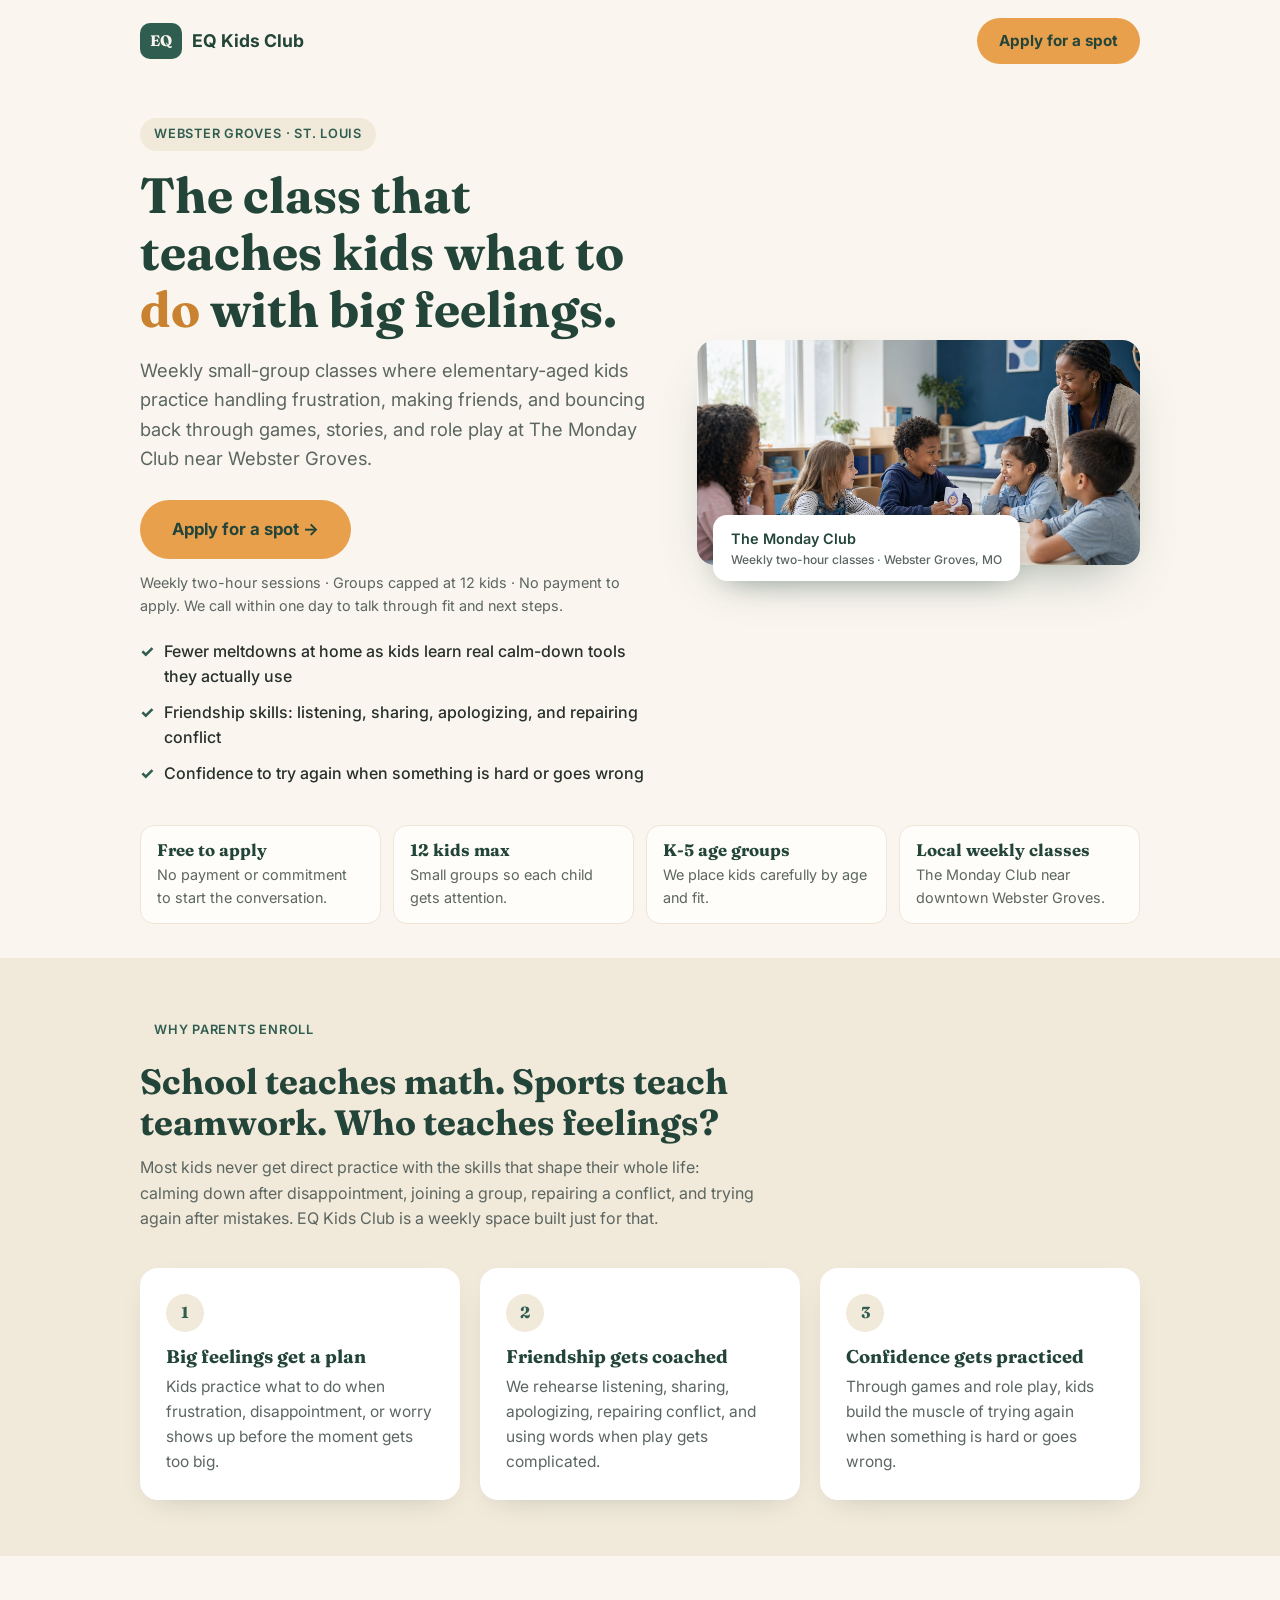
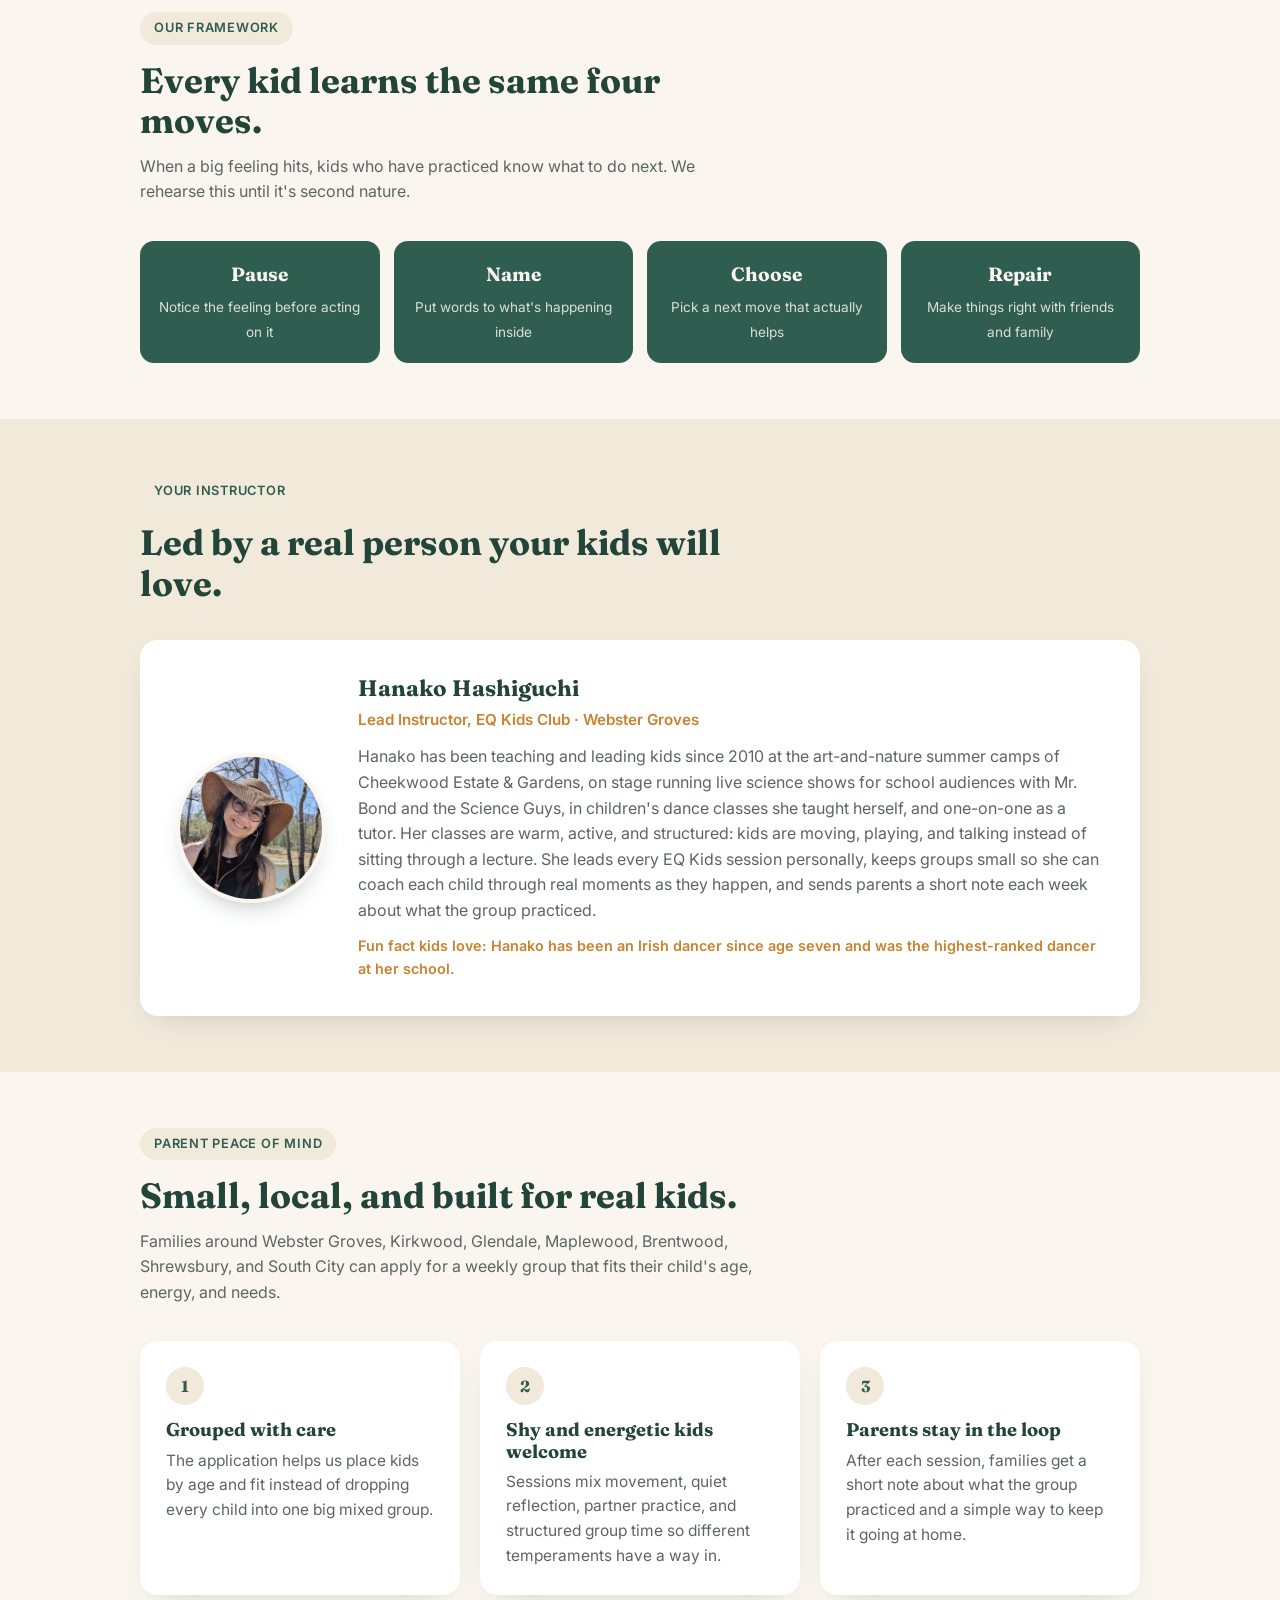
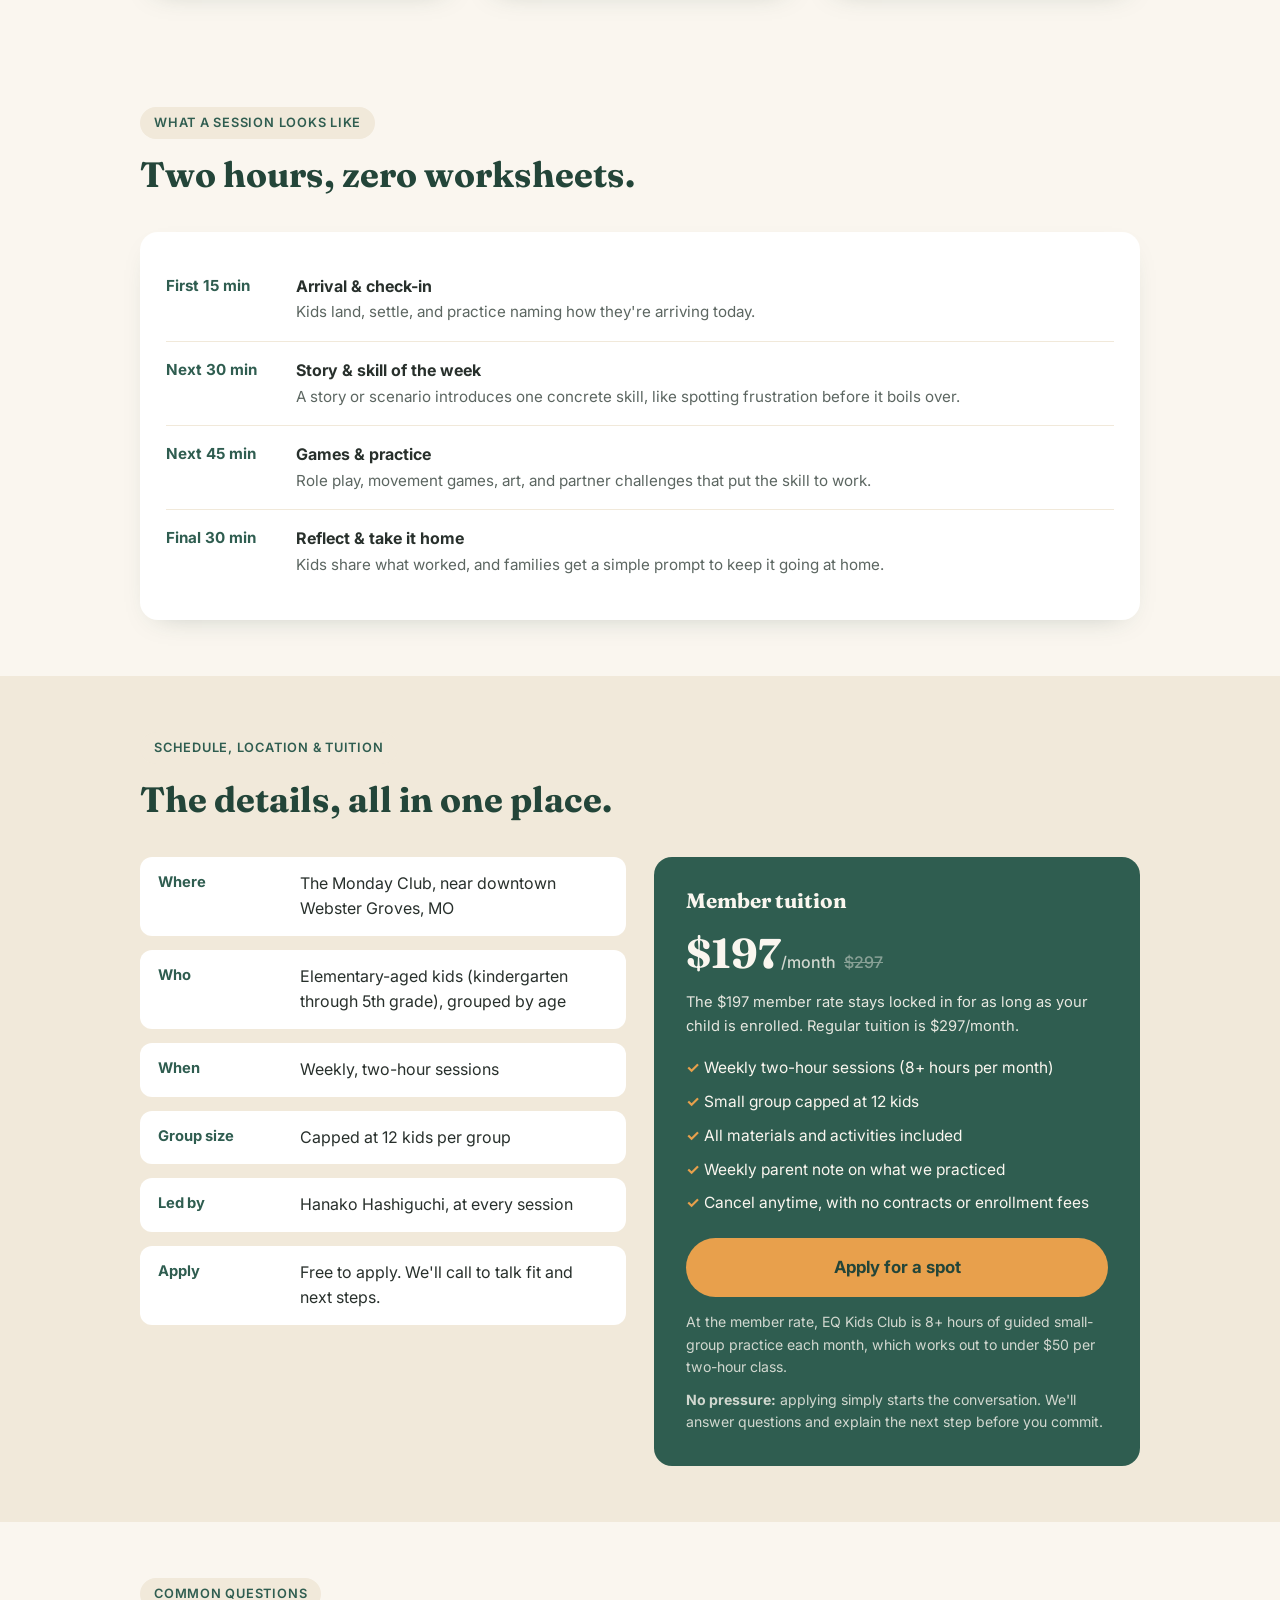
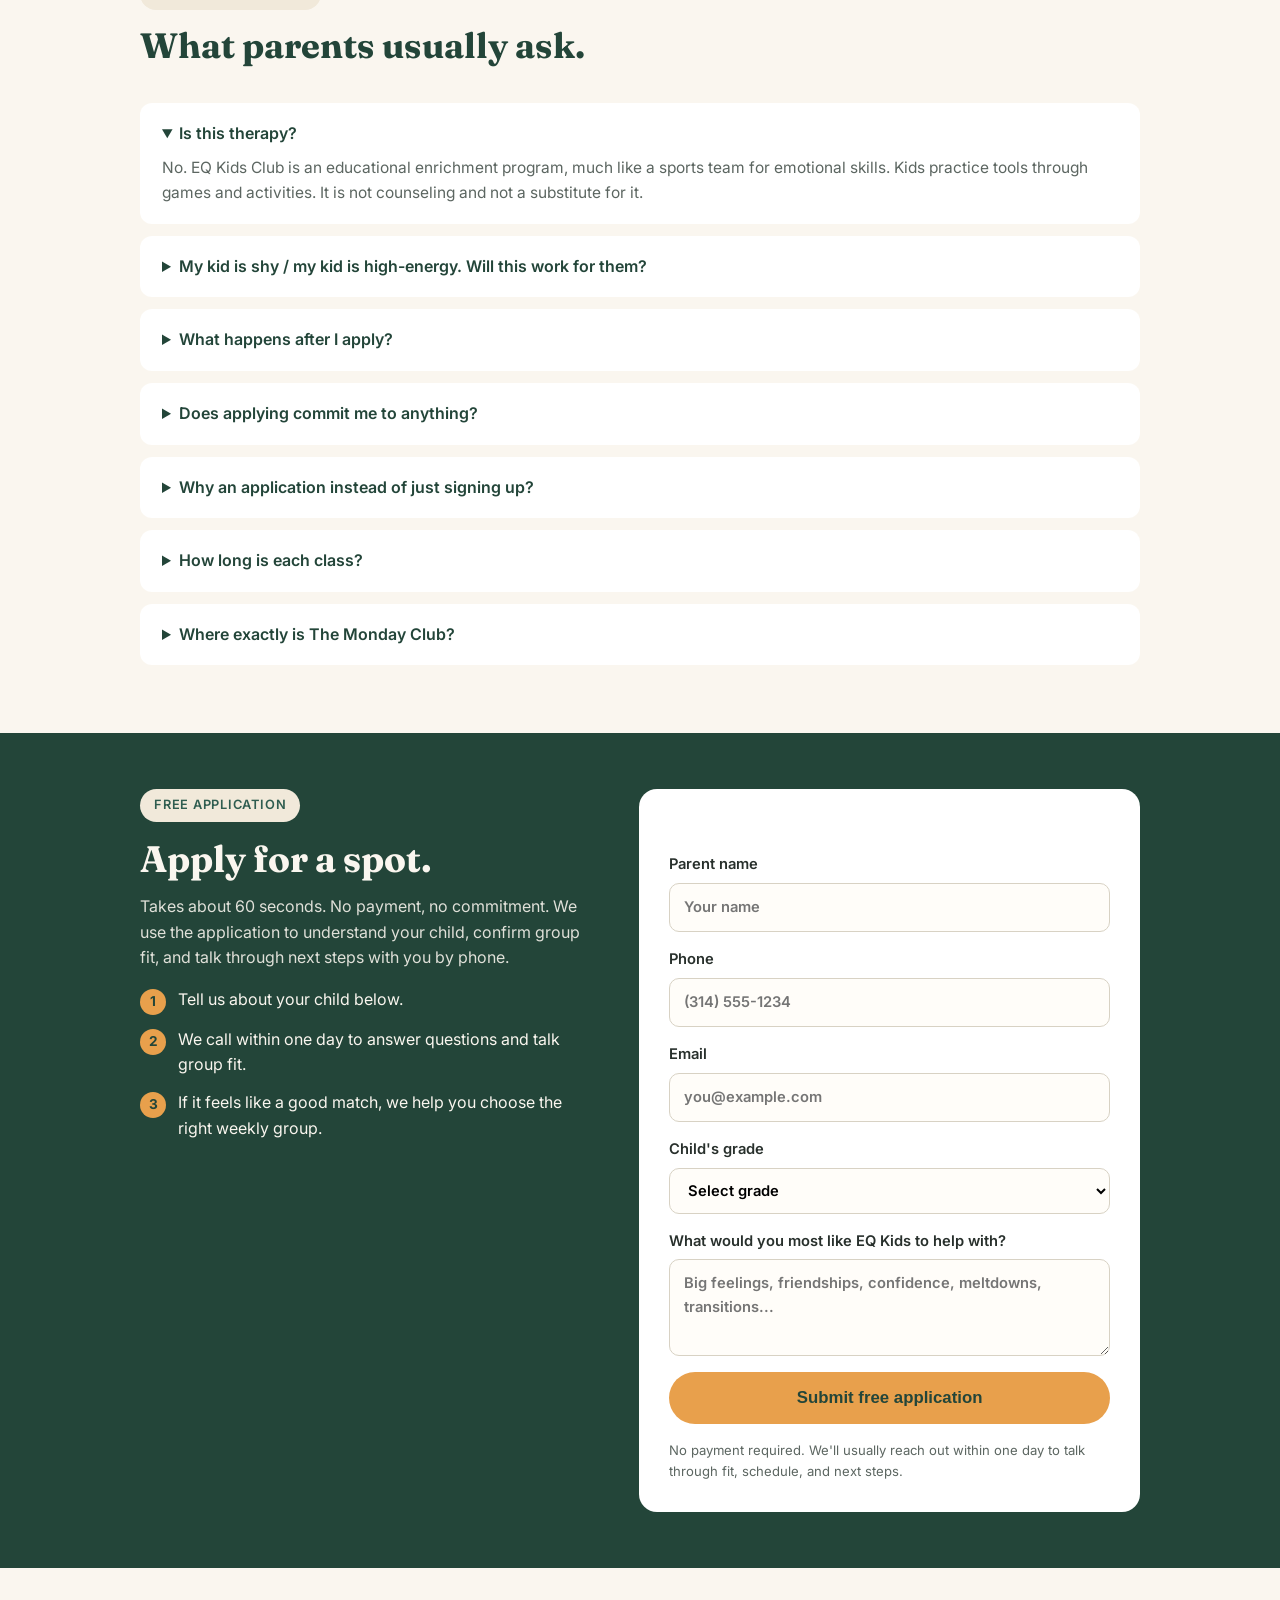
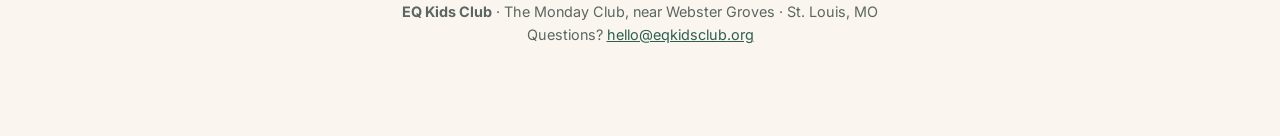
<file: index.html>
<!doctype html>
<html lang="en">
  <head>
    <meta charset="UTF-8" />
    <meta name="viewport" content="width=device-width, initial-scale=1.0" />
    <title>EQ Kids Club | Emotional Intelligence Classes for Kids in Webster Groves, St. Louis</title>
    <meta
      name="description"
      content="Weekly emotional intelligence classes for elementary-aged kids at The Monday Club near Webster Groves. Free to apply, groups capped at 12, led by Hanako Hashiguchi."
    />
    <link rel="canonical" href="https://eqkidsclub.org/" />
    <meta property="og:title" content="EQ Kids Club | Emotional Intelligence Classes for Kids" />
    <meta
      property="og:description"
      content="Weekly emotional intelligence classes for elementary-aged kids near Webster Groves. Free to apply, groups capped at 12."
    />
    <meta property="og:type" content="website" />
    <meta property="og:url" content="https://eqkidsclub.org/" />
    <meta property="og:image" content="https://eqkidsclub.org/assets/eq-kids-hero.png" />
    <meta name="twitter:card" content="summary_large_image" />
    <meta name="theme-color" content="#2f5d50" />
    <link rel="icon" href="/favicon.svg" type="image/svg+xml" />
    <link rel="preconnect" href="https://fonts.googleapis.com" />
    <link rel="preconnect" href="https://fonts.gstatic.com" crossorigin />
    <link
      href="https://fonts.googleapis.com/css2?family=Fraunces:opsz,wght@9..144,600;9..144,700&family=Inter:wght@400;500;600;700&display=swap"
      rel="stylesheet"
    />
    <!-- Meta Pixel Code -->
    <script>
      !function(f,b,e,v,n,t,s)
      {if(f.fbq)return;n=f.fbq=function(){n.callMethod?
      n.callMethod.apply(n,arguments):n.queue.push(arguments)};
      if(!f._fbq)f._fbq=n;n.push=n;n.loaded=!0;n.version='2.0';
      n.queue=[];t=b.createElement(e);t.async=!0;
      t.src=v;s=b.getElementsByTagName(e)[0];
      s.parentNode.insertBefore(t,s)}(window, document,'script',
      'https://connect.facebook.net/en_US/fbevents.js');
      fbq('init', '950769721274678');
      fbq('track', 'PageView');
    </script>
    <!-- End Meta Pixel Code -->
    <style>
      :root {
        --green: #2f5d50;
        --green-dark: #234539;
        --cream: #faf6ef;
        --cream-deep: #f1e9da;
        --ink: #28302c;
        --soft: #5c6661;
        --accent: #e8a04c;
        --accent-dark: #c9822f;
        --card: #ffffff;
        --radius: 18px;
      }
      * { margin: 0; padding: 0; box-sizing: border-box; }
      html { scroll-behavior: smooth; }
      body {
        font-family: "Inter", system-ui, sans-serif;
        background: var(--cream);
        color: var(--ink);
        line-height: 1.6;
        -webkit-font-smoothing: antialiased;
      }
      h1, h2, h3 { font-family: "Fraunces", Georgia, serif; line-height: 1.15; color: var(--green-dark); }
      img { max-width: 100%; display: block; }
      .wrap { max-width: 1040px; margin: 0 auto; padding: 0 20px; }
      .btn {
        display: inline-block;
        background: var(--accent);
        color: var(--green-dark);
        font-weight: 700;
        font-size: 1.05rem;
        padding: 16px 32px;
        border-radius: 999px;
        text-decoration: none;
        border: none;
        cursor: pointer;
        transition: transform 0.15s ease, background 0.15s ease;
        text-align: center;
      }
      .btn:hover { background: var(--accent-dark); transform: translateY(-1px); }
      .btn.full { width: 100%; }
      .pill {
        display: inline-block;
        background: var(--cream-deep);
        color: var(--green);
        font-size: 0.8rem;
        font-weight: 600;
        letter-spacing: 0.06em;
        text-transform: uppercase;
        padding: 6px 14px;
        border-radius: 999px;
        margin-bottom: 16px;
      }

      header.site {
        display: flex;
        align-items: center;
        justify-content: space-between;
        padding: 18px 0;
      }
      .brand { display: flex; align-items: center; gap: 10px; text-decoration: none; color: var(--green-dark); font-weight: 700; font-size: 1.1rem; }
      .brand-mark {
        background: var(--green);
        color: var(--cream);
        font-family: "Fraunces", serif;
        font-weight: 700;
        border-radius: 10px;
        padding: 6px 10px;
        font-size: 0.95rem;
      }
      .header-cta { font-size: 0.95rem; padding: 11px 22px; }

      /* Hero */
      .hero { padding: 36px 0 56px; display: grid; grid-template-columns: 1.15fr 1fr; gap: 48px; align-items: center; }
      .hero h1 { font-size: clamp(2rem, 4.6vw, 3.1rem); margin-bottom: 18px; }
      .hero h1 em { font-style: normal; color: var(--accent-dark); }
      .hero .lede { font-size: 1.15rem; color: var(--soft); margin-bottom: 26px; max-width: 34em; }
      .hero-points { list-style: none; margin: 22px 0 0; display: grid; gap: 10px; }
      .hero-points li { display: flex; gap: 10px; align-items: flex-start; font-weight: 500; }
      .hero-points li::before { content: "✓"; color: var(--green); font-weight: 800; flex-shrink: 0; }
      .hero-note { font-size: 0.9rem; color: var(--soft); margin-top: 12px; }
      .hero-visual { position: relative; }
      .hero-visual img { border-radius: var(--radius); box-shadow: 0 24px 50px -24px rgba(35, 69, 57, 0.45); }
      .hero-tag {
        position: absolute; bottom: -16px; left: 16px;
        background: var(--card); border-radius: 14px;
        padding: 12px 18px; box-shadow: 0 12px 30px -14px rgba(35, 69, 57, 0.4);
        font-size: 0.9rem; font-weight: 600; color: var(--green-dark);
      }
      .hero-tag small { display: block; color: var(--soft); font-weight: 500; }
      .trust-strip {
        display: grid;
        grid-template-columns: repeat(4, 1fr);
        gap: 12px;
        margin: -18px 0 34px;
      }
      .trust-item {
        background: #fffdf9;
        border: 1px solid #eee5d6;
        border-radius: 14px;
        padding: 14px 16px;
        color: var(--soft);
        font-size: 0.9rem;
      }
      .trust-item strong {
        display: block;
        color: var(--green-dark);
        font-family: "Fraunces", Georgia, serif;
        font-size: 1.05rem;
        line-height: 1.2;
        margin-bottom: 3px;
      }

      /* Sections */
      section { padding: 56px 0; }
      section.alt { background: var(--cream-deep); }
      .section-head { max-width: 620px; margin-bottom: 36px; }
      .section-head h2 { font-size: clamp(1.6rem, 3.4vw, 2.2rem); margin-bottom: 12px; }
      .section-head p { color: var(--soft); }

      .cards3 { display: grid; grid-template-columns: repeat(3, 1fr); gap: 20px; }
      .card {
        background: var(--card); border-radius: var(--radius);
        padding: 26px; box-shadow: 0 10px 28px -18px rgba(35, 69, 57, 0.35);
      }
      .card h3 { font-size: 1.15rem; margin-bottom: 8px; }
      .card p { color: var(--soft); font-size: 0.97rem; }
      .card .num {
        display: inline-flex; align-items: center; justify-content: center;
        width: 38px; height: 38px; border-radius: 50%;
        background: var(--cream-deep); color: var(--green);
        font-weight: 700; margin-bottom: 14px; font-family: "Fraunces", serif;
      }

      /* Framework */
      .framework { display: grid; grid-template-columns: repeat(4, 1fr); gap: 14px; margin-top: 8px; }
      .framework .step {
        background: var(--green); color: var(--cream);
        border-radius: 14px; padding: 18px; text-align: center;
      }
      .framework .step strong { display: block; font-family: "Fraunces", serif; font-size: 1.2rem; margin-bottom: 4px; }
      .framework .step span { font-size: 0.85rem; opacity: 0.85; }

      /* Instructor */
      .instructor { display: grid; grid-template-columns: auto 1fr; gap: 32px; align-items: center; background: var(--card); border-radius: var(--radius); padding: 36px; box-shadow: 0 10px 28px -18px rgba(35, 69, 57, 0.35); }
      .avatar {
        width: 150px; height: 150px; border-radius: 50%;
        overflow: hidden; flex-shrink: 0;
        border: 4px solid var(--cream);
        box-shadow: 0 12px 26px -14px rgba(35, 69, 57, 0.45);
      }
      .avatar img { width: 100%; height: 100%; object-fit: cover; object-position: 50% 22%; transform: scale(1.25); transform-origin: 50% 28%; }
      .instructor h3 { font-size: 1.4rem; margin-bottom: 6px; }
      .instructor .role { color: var(--accent-dark); font-weight: 600; font-size: 0.95rem; margin-bottom: 12px; }
      .instructor p { color: var(--soft); }

      /* Session timeline */
      .timeline { display: grid; gap: 0; }
      .timeline .row {
        display: grid; grid-template-columns: 110px 1fr; gap: 20px;
        padding: 16px 0; border-bottom: 1px solid var(--cream-deep);
      }
      .timeline .row:last-child { border-bottom: none; }
      .timeline .time { font-weight: 700; color: var(--green); font-size: 0.95rem; }
      .timeline .what strong { display: block; color: var(--ink); }
      .timeline .what span { color: var(--soft); font-size: 0.95rem; }

      /* Logistics + price */
      .logistics { display: grid; grid-template-columns: 1fr 1fr; gap: 28px; align-items: start; }
      .fact-list { list-style: none; display: grid; gap: 14px; }
      .fact-list li { display: grid; grid-template-columns: 130px 1fr; gap: 12px; background: var(--card); border-radius: 12px; padding: 14px 18px; }
      .fact-list .k { font-weight: 700; color: var(--green); font-size: 0.92rem; }
      .price-card { background: var(--green); color: var(--cream); border-radius: var(--radius); padding: 32px; }
      .price-card h3 { color: var(--cream); font-size: 1.3rem; margin-bottom: 8px; }
      .price-big { font-family: "Fraunces", serif; font-size: 2.6rem; font-weight: 700; }
      .price-big span { font-size: 1rem; font-family: "Inter", sans-serif; font-weight: 500; opacity: 0.8; }
      .price-card ul { list-style: none; margin: 18px 0 22px; display: grid; gap: 9px; font-size: 0.97rem; }
      .price-card li::before { content: "✓  "; color: var(--accent); font-weight: 700; }
      .price-compare { font-size: 0.88rem; opacity: 0.8; margin-top: 14px; }

      /* FAQ */
      .faq details { background: var(--card); border-radius: 12px; padding: 18px 22px; margin-bottom: 12px; }
      .faq summary { font-weight: 600; cursor: pointer; color: var(--green-dark); }
      .faq details p { margin-top: 10px; color: var(--soft); font-size: 0.97rem; }

      /* Application */
      .apply-section { background: var(--green-dark); color: var(--cream); }
      .apply-section { scroll-margin-top: 16px; }
      .apply-grid { display: grid; grid-template-columns: 1fr 1.1fr; gap: 44px; align-items: start; }
      .apply-copy h2 { color: var(--cream); font-size: clamp(1.7rem, 3.4vw, 2.3rem); margin-bottom: 14px; }
      .apply-copy p { opacity: 0.88; margin-bottom: 16px; }
      .apply-steps { list-style: none; display: grid; gap: 12px; margin-top: 8px; }
      .apply-steps li { display: flex; gap: 12px; align-items: flex-start; }
      .apply-steps .n {
        background: var(--accent); color: var(--green-dark);
        width: 26px; height: 26px; border-radius: 50%; flex-shrink: 0;
        display: inline-flex; align-items: center; justify-content: center;
        font-weight: 700; font-size: 0.85rem; margin-top: 2px;
      }
      form.apply {
        background: var(--card); border-radius: var(--radius); padding: 30px;
        color: var(--ink); display: grid; gap: 16px;
      }
      form.apply label { display: grid; gap: 6px; font-weight: 600; font-size: 0.92rem; }
      form.apply input, form.apply select, form.apply textarea {
        font: inherit; padding: 12px 14px; border: 1.5px solid #d8d2c4;
        border-radius: 10px; background: #fffdf9; width: 100%;
      }
      form.apply input:focus, form.apply select:focus, form.apply textarea:focus {
        outline: 2px solid var(--green); border-color: var(--green);
      }
      .hidden-field { position: absolute; left: -9999px; }
      .form-status { font-size: 0.92rem; font-weight: 600; min-height: 1.2em; }
      .form-status[data-type="error"] { color: #b3402f; }
      .form-status[data-type="success"] { color: var(--green); }
      .form-fine { font-size: 0.82rem; color: var(--soft); font-weight: 400; }

      footer { padding: 32px 0 90px; text-align: center; color: var(--soft); font-size: 0.9rem; }
      footer a { color: var(--green); }

      /* Sticky mobile CTA */
      .sticky-cta {
        position: fixed; bottom: 0; left: 0; right: 0; z-index: 50;
        padding: 12px 16px calc(12px + env(safe-area-inset-bottom));
        background: rgba(250, 246, 239, 0.95); backdrop-filter: blur(6px);
        box-shadow: 0 -8px 24px rgba(35, 69, 57, 0.15);
        display: none;
      }
      .sticky-cta .btn { width: 100%; }
      .sticky-cta[data-hidden="true"] { display: none; }

      @media (max-width: 860px) {
        .hero { grid-template-columns: 1fr; padding-top: 16px; gap: 36px; }
        .trust-strip { grid-template-columns: repeat(2, 1fr); margin-top: 0; }
        .cards3 { grid-template-columns: 1fr; }
        .framework { grid-template-columns: repeat(2, 1fr); }
        .logistics, .apply-grid { grid-template-columns: 1fr; }
        .instructor { grid-template-columns: 1fr; text-align: center; }
        .avatar { margin: 0 auto; }
        .sticky-cta { display: block; }
        section { padding: 44px 0; }
        .header-cta { display: none; }
      }
      @media (max-width: 520px) {
        .trust-strip { grid-template-columns: 1fr; }
      }
    </style>
  </head>
  <body>
    <noscript>
      <img
        height="1"
        width="1"
        style="display:none"
        src="https://www.facebook.com/tr?id=950769721274678&ev=PageView&noscript=1"
        alt=""
      />
    </noscript>

    <div class="wrap">
      <header class="site">
        <a class="brand" href="#">
          <span class="brand-mark">EQ</span>
          <span>EQ Kids Club</span>
        </a>
        <a class="btn header-cta" href="#apply">Apply for a spot</a>
      </header>

      <section class="hero">
        <div>
          <span class="pill">Webster Groves &middot; St. Louis</span>
          <h1>The class that teaches kids what to <em>do</em> with big feelings.</h1>
          <p class="lede">
            Weekly small-group classes where elementary-aged kids practice handling
            frustration, making friends, and bouncing back through games,
            stories, and role play at The Monday Club near Webster Groves.
          </p>
          <a class="btn" href="#apply">Apply for a spot &rarr;</a>
          <p class="hero-note">
            Weekly two-hour sessions &middot; Groups capped at 12 kids &middot; No payment to apply.
            We call within one day to talk through fit and next steps.
          </p>
          <ul class="hero-points">
            <li>Fewer meltdowns at home as kids learn real calm-down tools they actually use</li>
            <li>Friendship skills: listening, sharing, apologizing, and repairing conflict</li>
            <li>Confidence to try again when something is hard or goes wrong</li>
          </ul>
        </div>
        <div class="hero-visual">
          <img src="assets/eq-kids-hero.png" alt="Elementary-aged kids working together in a small-group EQ class" />
          <div class="hero-tag">
            The Monday Club
            <small>Weekly two-hour classes &middot; Webster Groves, MO</small>
          </div>
        </div>
      </section>
      <div class="trust-strip" aria-label="Program trust details">
        <div class="trust-item"><strong>Free to apply</strong>No payment or commitment to start the conversation.</div>
        <div class="trust-item"><strong>12 kids max</strong>Small groups so each child gets attention.</div>
        <div class="trust-item"><strong>K-5 age groups</strong>We place kids carefully by age and fit.</div>
        <div class="trust-item"><strong>Local weekly classes</strong>The Monday Club near downtown Webster Groves.</div>
      </div>
    </div>

    <section class="alt">
      <div class="wrap">
        <div class="section-head">
          <span class="pill">Why parents enroll</span>
          <h2>School teaches math. Sports teach teamwork. Who teaches feelings?</h2>
          <p>
            Most kids never get direct practice with the skills that shape their whole
            life: calming down after disappointment, joining a group, repairing a
            conflict, and trying again after mistakes. EQ Kids Club is a weekly space
            built just for that.
          </p>
        </div>
        <div class="cards3">
          <article class="card">
            <span class="num">1</span>
            <h3>Big feelings get a plan</h3>
            <p>Kids practice what to do when frustration, disappointment, or worry shows up before the moment gets too big.</p>
          </article>
          <article class="card">
            <span class="num">2</span>
            <h3>Friendship gets coached</h3>
            <p>We rehearse listening, sharing, apologizing, repairing conflict, and using words when play gets complicated.</p>
          </article>
          <article class="card">
            <span class="num">3</span>
            <h3>Confidence gets practiced</h3>
            <p>Through games and role play, kids build the muscle of trying again when something is hard or goes wrong.</p>
          </article>
        </div>
      </div>
    </section>

    <section>
      <div class="wrap">
        <div class="section-head">
          <span class="pill">Our framework</span>
          <h2>Every kid learns the same four moves.</h2>
          <p>When a big feeling hits, kids who have practiced know what to do next. We rehearse this until it's second nature.</p>
        </div>
        <div class="framework">
          <div class="step"><strong>Pause</strong><span>Notice the feeling before acting on it</span></div>
          <div class="step"><strong>Name</strong><span>Put words to what's happening inside</span></div>
          <div class="step"><strong>Choose</strong><span>Pick a next move that actually helps</span></div>
          <div class="step"><strong>Repair</strong><span>Make things right with friends and family</span></div>
        </div>
      </div>
    </section>

    <section class="alt">
      <div class="wrap">
        <div class="section-head">
          <span class="pill">Your instructor</span>
          <h2>Led by a real person your kids will love.</h2>
        </div>
        <div class="instructor">
          <div class="avatar">
            <img src="assets/hanako-hashiguchi.jpg" alt="Hanako Hashiguchi, lead instructor for EQ Kids Club" />
          </div>
          <div>
            <h3>Hanako Hashiguchi</h3>
            <p class="role">Lead Instructor, EQ Kids Club &middot; Webster Groves</p>
            <p>
              Hanako has been teaching and leading kids since 2010 at the
              art-and-nature summer camps of Cheekwood Estate &amp; Gardens, on stage
              running live science shows for school audiences with Mr. Bond and the
              Science Guys, in children's dance classes she taught herself, and
              one-on-one as a tutor. Her classes are warm, active, and structured:
              kids are moving, playing, and talking instead of sitting through a
              lecture. She leads every EQ Kids session personally, keeps groups small
              so she can coach each child through real moments as they happen, and
              sends parents a short note each week about what the group practiced.
            </p>
            <p style="margin-top: 10px; font-size: 0.9rem; color: var(--accent-dark); font-weight: 600;">
              Fun fact kids love: Hanako has been an Irish dancer since age seven and
              was the highest-ranked dancer at her school.
            </p>
          </div>
        </div>
      </div>
    </section>

    <section>
      <div class="wrap">
        <div class="section-head">
          <span class="pill">Parent peace of mind</span>
          <h2>Small, local, and built for real kids.</h2>
          <p>
            Families around Webster Groves, Kirkwood, Glendale, Maplewood, Brentwood,
            Shrewsbury, and South City can apply for a weekly group that fits their
            child's age, energy, and needs.
          </p>
        </div>
        <div class="cards3">
          <article class="card">
            <span class="num">1</span>
            <h3>Grouped with care</h3>
            <p>The application helps us place kids by age and fit instead of dropping every child into one big mixed group.</p>
          </article>
          <article class="card">
            <span class="num">2</span>
            <h3>Shy and energetic kids welcome</h3>
            <p>Sessions mix movement, quiet reflection, partner practice, and structured group time so different temperaments have a way in.</p>
          </article>
          <article class="card">
            <span class="num">3</span>
            <h3>Parents stay in the loop</h3>
            <p>After each session, families get a short note about what the group practiced and a simple way to keep it going at home.</p>
          </article>
        </div>
      </div>
    </section>

    <section>
      <div class="wrap">
        <div class="section-head">
          <span class="pill">What a session looks like</span>
          <h2>Two hours, zero worksheets.</h2>
        </div>
        <div class="card timeline">
          <div class="row">
            <span class="time">First 15 min</span>
            <div class="what"><strong>Arrival &amp; check-in</strong><span>Kids land, settle, and practice naming how they're arriving today.</span></div>
          </div>
          <div class="row">
            <span class="time">Next 30 min</span>
            <div class="what"><strong>Story &amp; skill of the week</strong><span>A story or scenario introduces one concrete skill, like spotting frustration before it boils over.</span></div>
          </div>
          <div class="row">
            <span class="time">Next 45 min</span>
            <div class="what"><strong>Games &amp; practice</strong><span>Role play, movement games, art, and partner challenges that put the skill to work.</span></div>
          </div>
          <div class="row">
            <span class="time">Final 30 min</span>
            <div class="what"><strong>Reflect &amp; take it home</strong><span>Kids share what worked, and families get a simple prompt to keep it going at home.</span></div>
          </div>
        </div>
      </div>
    </section>

    <section class="alt">
      <div class="wrap">
        <div class="section-head">
          <span class="pill">Schedule, location &amp; tuition</span>
          <h2>The details, all in one place.</h2>
        </div>
        <div class="logistics">
          <ul class="fact-list">
            <li><span class="k">Where</span><span>The Monday Club, near downtown Webster Groves, MO</span></li>
            <li><span class="k">Who</span><span>Elementary-aged kids (kindergarten through 5th grade), grouped by age</span></li>
            <li><span class="k">When</span><span>Weekly, two-hour sessions</span></li>
            <li><span class="k">Group size</span><span>Capped at 12 kids per group</span></li>
            <li><span class="k">Led by</span><span>Hanako Hashiguchi, at every session</span></li>
            <li><span class="k">Apply</span><span>Free to apply. We'll call to talk fit and next steps.</span></li>
          </ul>
          <div class="price-card">
            <h3>Member tuition</h3>
            <div class="price-big">$197<span>/month &nbsp;<s style="opacity:0.55;">$297</s></span></div>
            <p style="font-size: 0.92rem; opacity: 0.9; margin-top: 4px;">
              The $197 member rate stays locked in for as long as your child is
              enrolled. Regular tuition is $297/month.
            </p>
            <ul>
              <li>Weekly two-hour sessions (8+ hours per month)</li>
              <li>Small group capped at 12 kids</li>
              <li>All materials and activities included</li>
              <li>Weekly parent note on what we practiced</li>
              <li>Cancel anytime, with no contracts or enrollment fees</li>
            </ul>
            <a class="btn full" href="#apply">Apply for a spot</a>
            <p class="price-compare">
              At the member rate, EQ Kids Club is 8+ hours of guided small-group
              practice each month, which works out to under $50 per two-hour class.
            </p>
            <p class="price-compare" style="margin-top: 10px;">
              <strong>No pressure:</strong> applying simply starts the conversation.
              We'll answer questions and explain the next step before you commit.
            </p>
          </div>
        </div>
      </div>
    </section>

    <section>
      <div class="wrap">
        <div class="section-head">
          <span class="pill">Common questions</span>
          <h2>What parents usually ask.</h2>
        </div>
        <div class="faq">
          <details open>
            <summary>Is this therapy?</summary>
            <p>No. EQ Kids Club is an educational enrichment program, much like a sports team for emotional skills. Kids practice tools through games and activities. It is not counseling and not a substitute for it.</p>
          </details>
          <details>
            <summary>My kid is shy / my kid is high-energy. Will this work for them?</summary>
            <p>Both, genuinely. Sessions mix movement and quiet activities, and the small group size means Hanako can meet each child where they are. Shy kids are never put on the spot; high-energy kids get plenty of room to move.</p>
          </details>
          <details>
            <summary>What happens after I apply?</summary>
            <p>We review your application and reach out within one day to talk through schedule, group fit, and any questions. If it feels like a good match, we explain the next step and help you choose the right weekly group.</p>
          </details>
          <details>
            <summary>Does applying commit me to anything?</summary>
            <p>No. Applying is free and simply starts the conversation. It helps us understand your child, answer your questions, and make sure the group would be a good fit before you make a decision.</p>
          </details>
          <details>
            <summary>Why an application instead of just signing up?</summary>
            <p>Because groups are capped at 12 and grouped by age, we place kids carefully rather than first-come-first-served. The short application helps us build groups where every kid thrives.</p>
          </details>
          <details>
            <summary>How long is each class?</summary>
            <p>Classes are planned as two-hour weekly sessions. We'll share the confirmed day and time before enrollment begins.</p>
          </details>
          <details>
            <summary>Where exactly is The Monday Club?</summary>
            <p>The Monday Club is a historic community space near downtown Webster Groves, with easy parking and pickup. We'll send full directions and drop-off details when we confirm your spot.</p>
          </details>
        </div>
      </div>
    </section>

    <section class="apply-section" id="apply">
      <div class="wrap apply-grid">
        <div class="apply-copy">
          <span class="pill">Free application</span>
          <h2>Apply for a spot.</h2>
          <p>
            Takes about 60 seconds. No payment, no commitment. We use the application
            to understand your child, confirm group fit, and talk through next steps
            with you by phone.
          </p>
          <ol class="apply-steps">
            <li><span class="n">1</span><span>Tell us about your child below.</span></li>
            <li><span class="n">2</span><span>We call within one day to answer questions and talk group fit.</span></li>
            <li><span class="n">3</span><span>If it feels like a good match, we help you choose the right weekly group.</span></li>
          </ol>
        </div>
        <form
          class="apply"
          id="inquiry-form"
          data-endpoint="https://script.google.com/macros/s/AKfycbzuIgWmZnr0VCK2Vqqbr2FylTaAPcukcbpONJO-oSJF8O1yjsoRWASSG0VXTQ9Ma4vI/exec"
          data-success-url="thank-you.html"
        >
          <p class="form-status" id="form-status" role="status" aria-live="polite"></p>
          <input type="hidden" name="source" value="homepage-webster-groves" />
          <label class="hidden-field" aria-hidden="true">
            Leave this blank
            <input type="text" name="website" tabindex="-1" autocomplete="off" />
          </label>
          <label>
            Parent name
            <input type="text" name="parentName" placeholder="Your name" autocomplete="name" required />
          </label>
          <label>
            Phone
            <input type="tel" name="phone" placeholder="(314) 555-1234" autocomplete="tel" required />
          </label>
          <label>
            Email
            <input type="email" name="email" placeholder="you@example.com" autocomplete="email" required />
          </label>
          <label>
            Child's grade
            <select name="childGrade" required>
              <option value="">Select grade</option>
              <option>Kindergarten</option>
              <option>1st grade</option>
              <option>2nd grade</option>
              <option>3rd grade</option>
              <option>4th grade</option>
              <option>5th grade</option>
            </select>
          </label>
          <label>
            What would you most like EQ Kids to help with?
            <textarea name="goals" rows="3" placeholder="Big feelings, friendships, confidence, meltdowns, transitions..."></textarea>
          </label>
          <button class="btn full" type="submit">Submit free application</button>
          <p class="form-fine">No payment required. We'll usually reach out within one day to talk through fit, schedule, and next steps.</p>
        </form>
      </div>
    </section>

    <footer>
      <div class="wrap">
        <p><strong>EQ Kids Club</strong> &middot; The Monday Club, near Webster Groves &middot; St. Louis, MO</p>
        <p>Questions? <a href="mailto:hello@eqkidsclub.org">hello@eqkidsclub.org</a></p>
      </div>
    </footer>

    <div class="sticky-cta">
      <a class="btn" href="#apply">Apply for a spot</a>
    </div>

    <script src="script.js?v=apply-free"></script>
  </body>
</html>
</file>
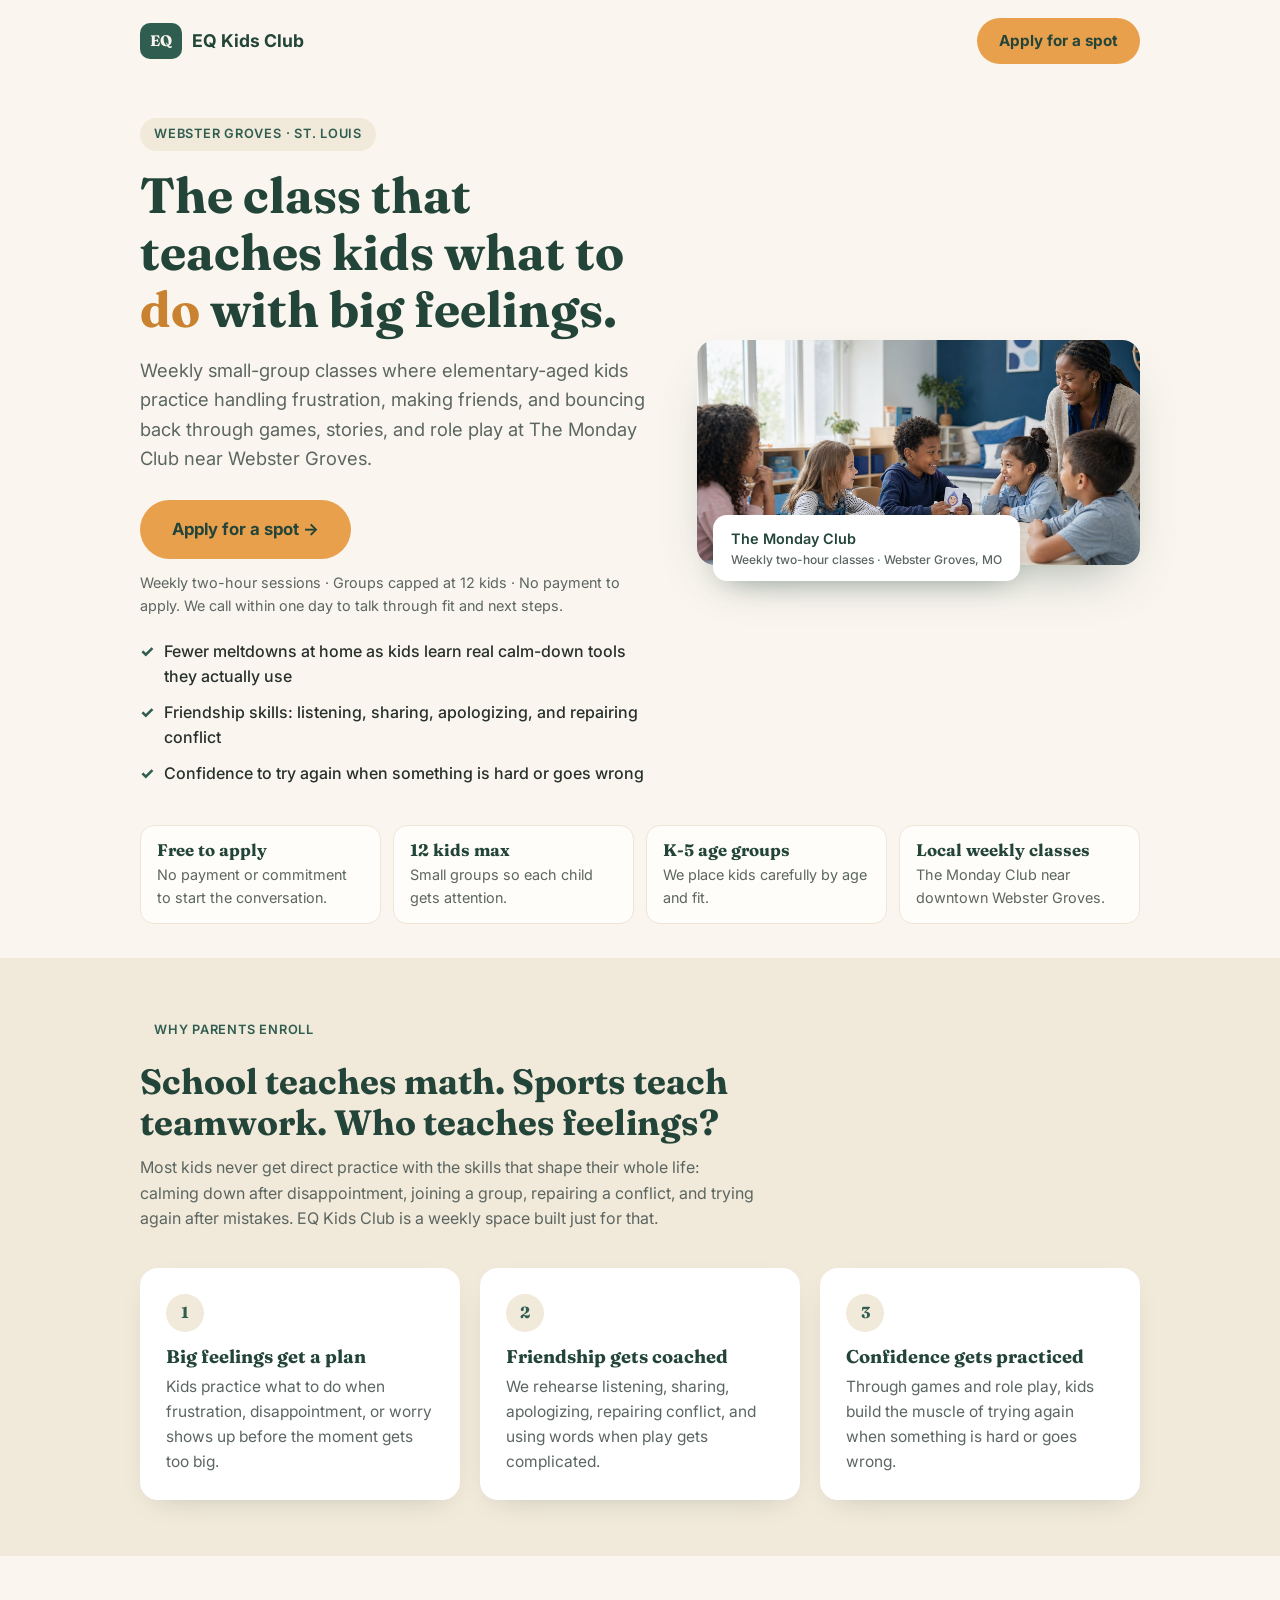
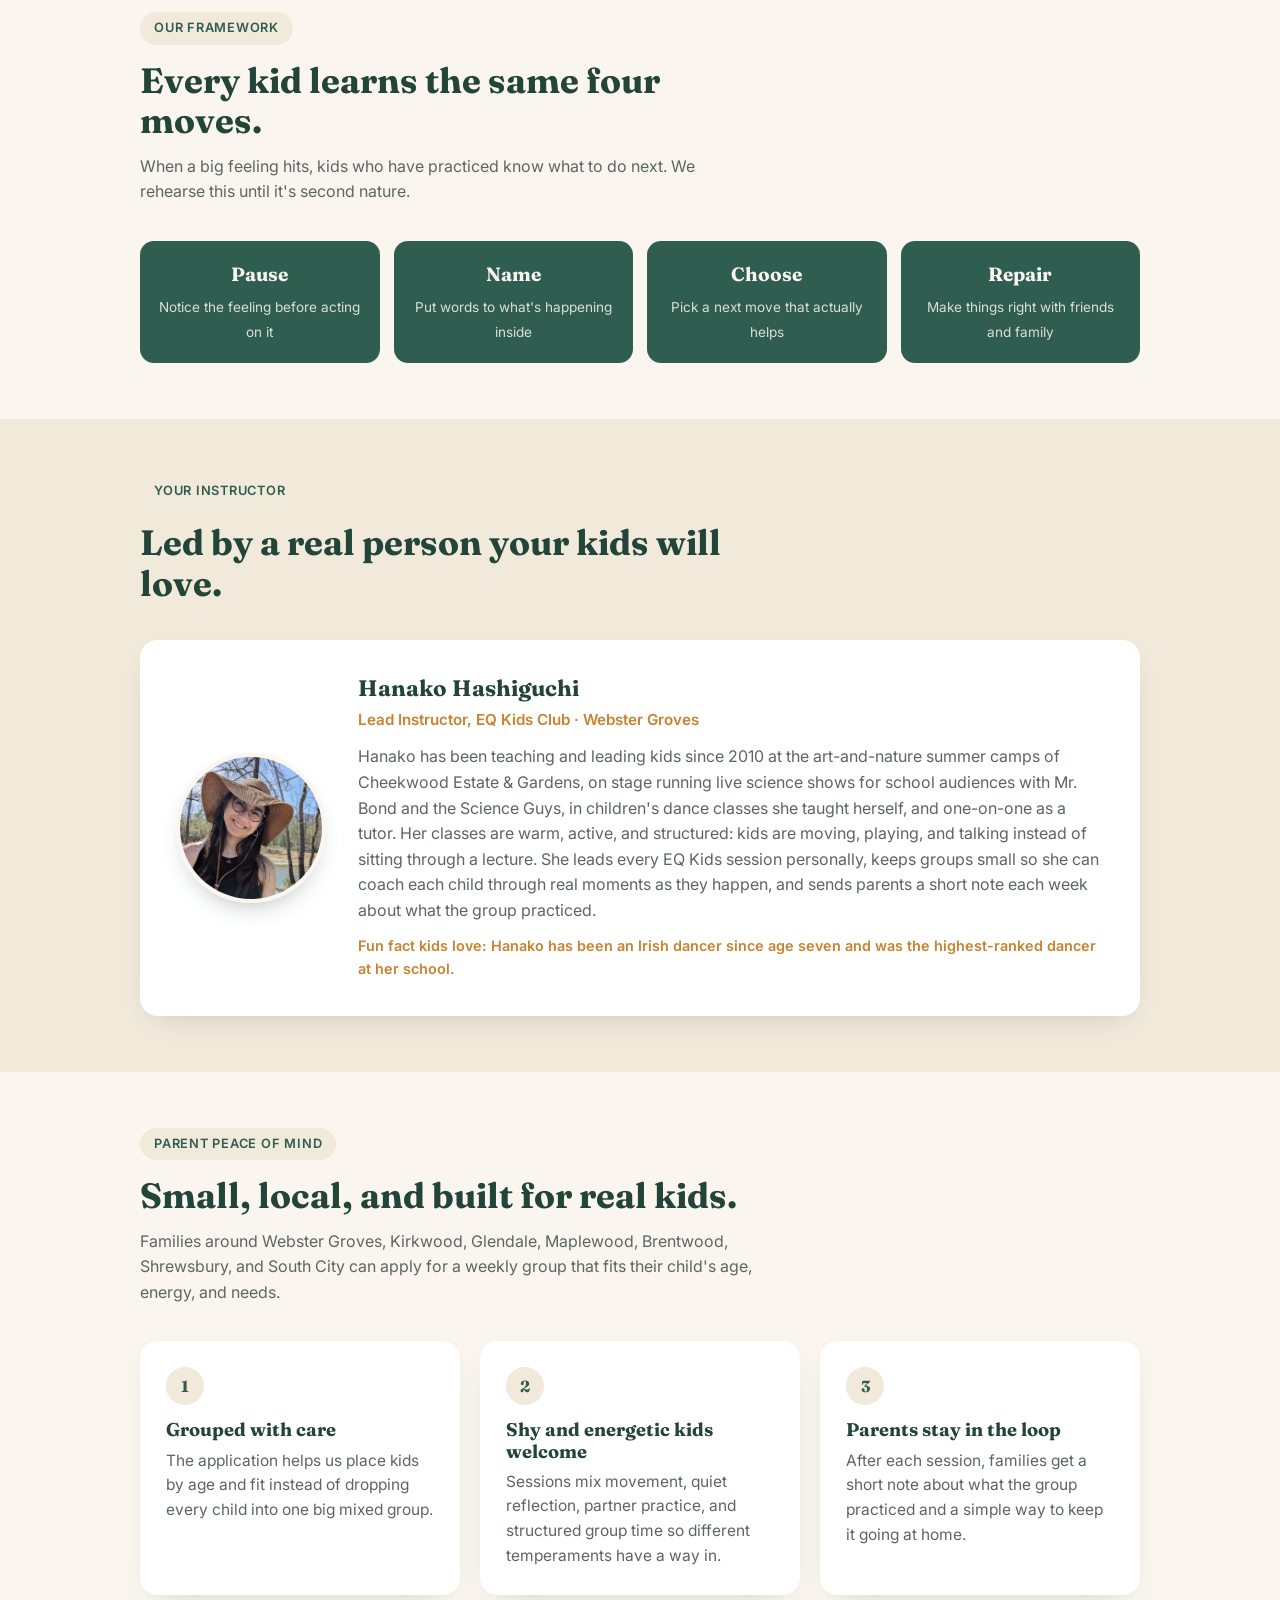
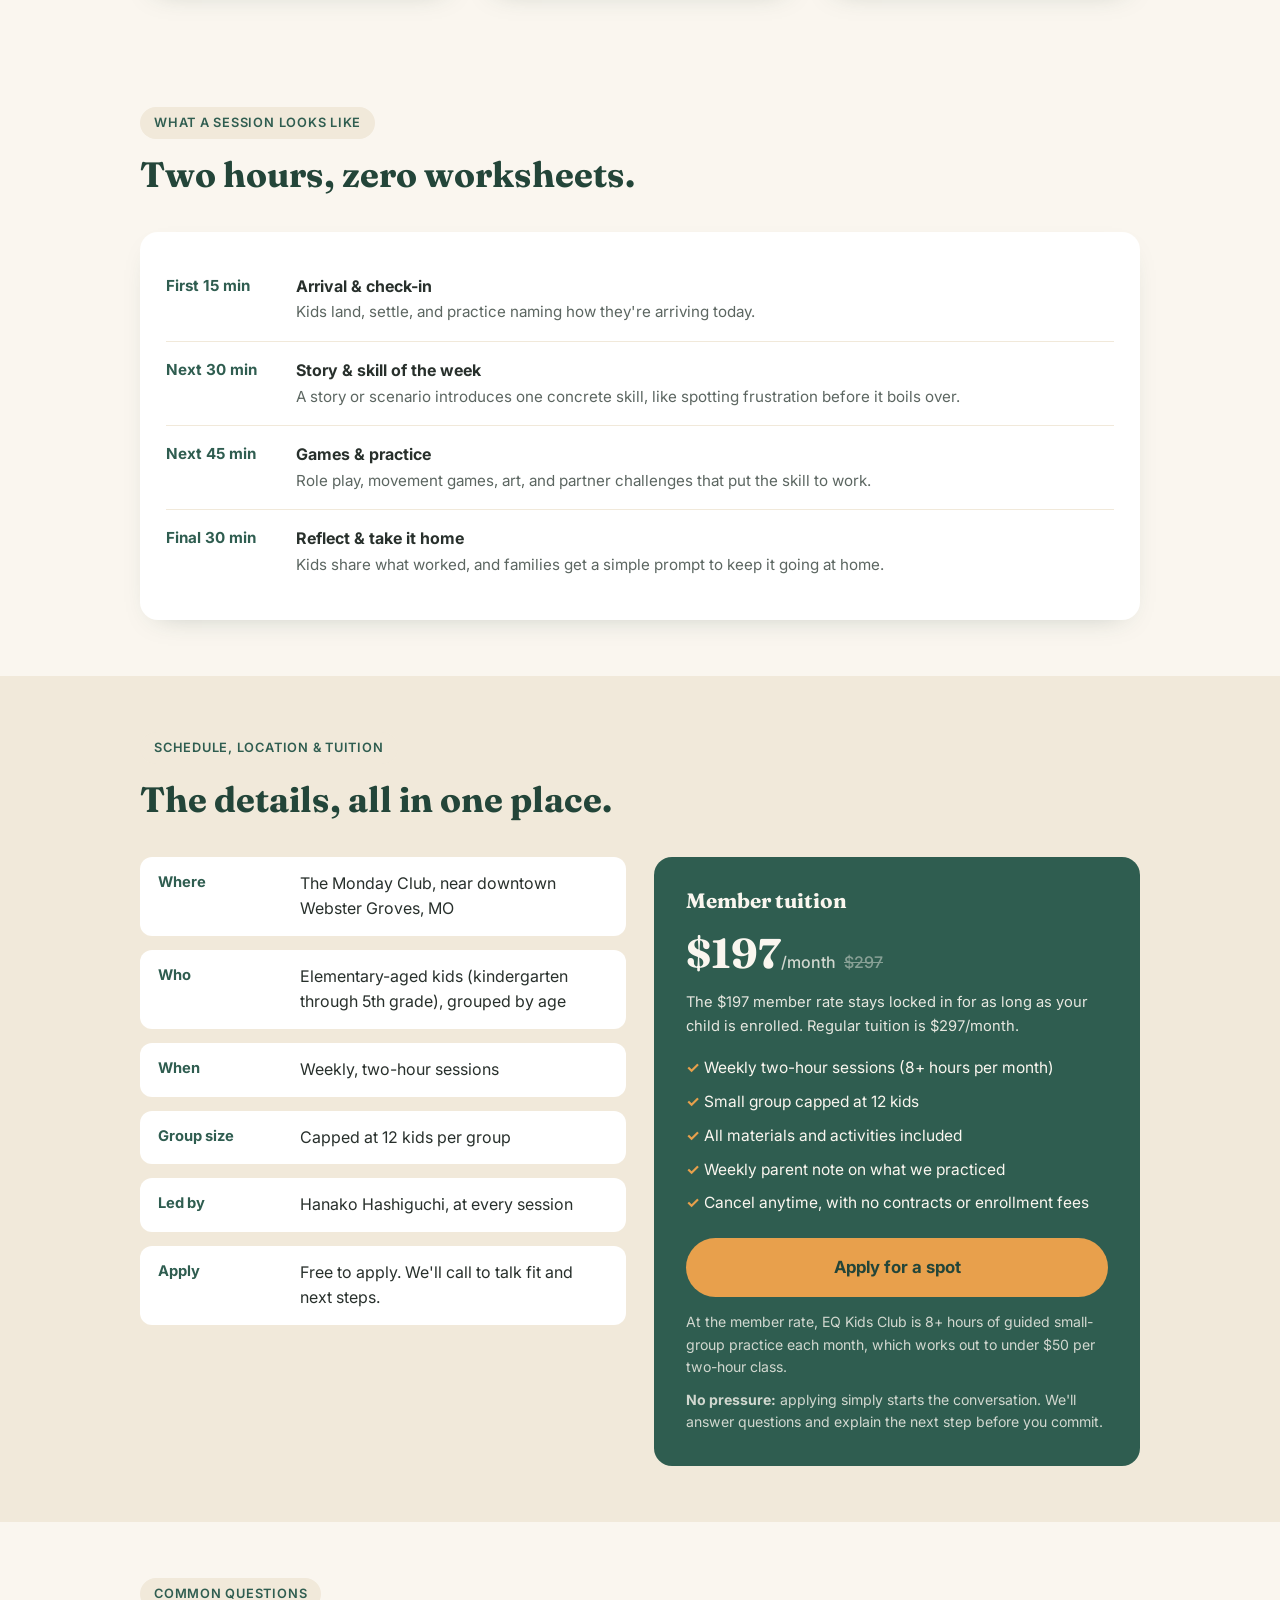
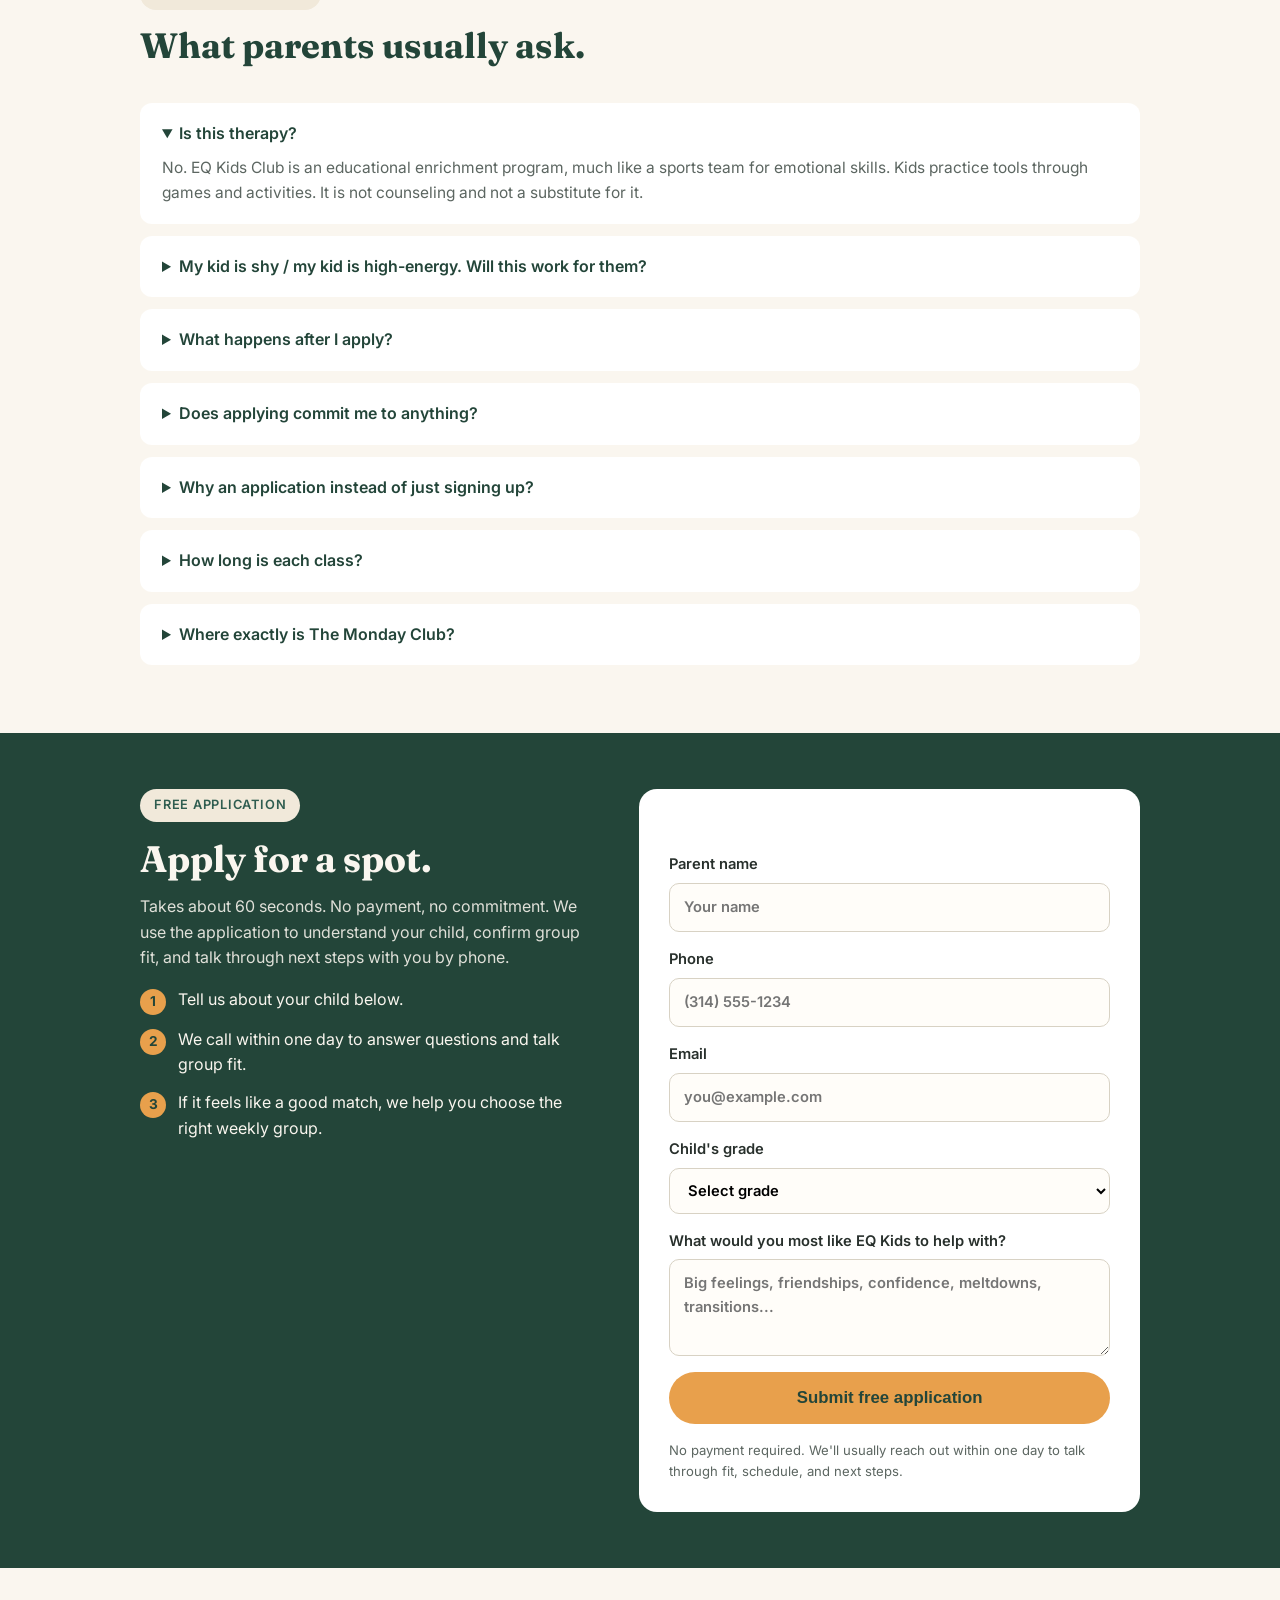
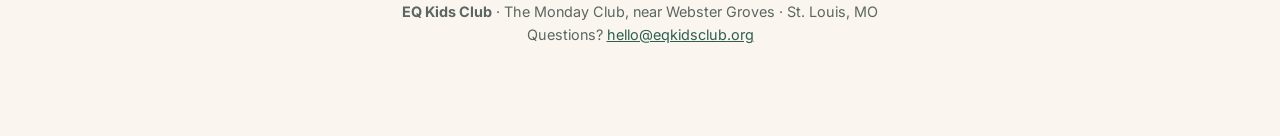
<file: apply.html>
<!doctype html>
<html lang="en">
  <head>
    <meta charset="UTF-8" />
    <meta name="viewport" content="width=device-width, initial-scale=1.0" />
    <title>EQ Kids Club | Emotional Intelligence Classes for Kids in Webster Groves, St. Louis</title>
    <meta
      name="description"
      content="Weekly emotional intelligence classes for elementary-aged kids at The Monday Club near Webster Groves. Free to apply, groups capped at 12, led by Hanako Hashiguchi."
    />
    <meta name="robots" content="noindex" />
    <meta name="theme-color" content="#2f5d50" />
    <link rel="icon" href="/favicon.svg" type="image/svg+xml" />
    <link rel="preconnect" href="https://fonts.googleapis.com" />
    <link rel="preconnect" href="https://fonts.gstatic.com" crossorigin />
    <link
      href="https://fonts.googleapis.com/css2?family=Fraunces:opsz,wght@9..144,600;9..144,700&family=Inter:wght@400;500;600;700&display=swap"
      rel="stylesheet"
    />
    <!-- Meta Pixel Code -->
    <script>
      !function(f,b,e,v,n,t,s)
      {if(f.fbq)return;n=f.fbq=function(){n.callMethod?
      n.callMethod.apply(n,arguments):n.queue.push(arguments)};
      if(!f._fbq)f._fbq=n;n.push=n;n.loaded=!0;n.version='2.0';
      n.queue=[];t=b.createElement(e);t.async=!0;
      t.src=v;s=b.getElementsByTagName(e)[0];
      s.parentNode.insertBefore(t,s)}(window, document,'script',
      'https://connect.facebook.net/en_US/fbevents.js');
      fbq('init', '950769721274678');
      fbq('track', 'PageView');
    </script>
    <!-- End Meta Pixel Code -->
    <style>
      :root {
        --green: #2f5d50;
        --green-dark: #234539;
        --cream: #faf6ef;
        --cream-deep: #f1e9da;
        --ink: #28302c;
        --soft: #5c6661;
        --accent: #e8a04c;
        --accent-dark: #c9822f;
        --card: #ffffff;
        --radius: 18px;
      }
      * { margin: 0; padding: 0; box-sizing: border-box; }
      html { scroll-behavior: smooth; }
      body {
        font-family: "Inter", system-ui, sans-serif;
        background: var(--cream);
        color: var(--ink);
        line-height: 1.6;
        -webkit-font-smoothing: antialiased;
      }
      h1, h2, h3 { font-family: "Fraunces", Georgia, serif; line-height: 1.15; color: var(--green-dark); }
      img { max-width: 100%; display: block; }
      .wrap { max-width: 1040px; margin: 0 auto; padding: 0 20px; }
      .btn {
        display: inline-block;
        background: var(--accent);
        color: var(--green-dark);
        font-weight: 700;
        font-size: 1.05rem;
        padding: 16px 32px;
        border-radius: 999px;
        text-decoration: none;
        border: none;
        cursor: pointer;
        transition: transform 0.15s ease, background 0.15s ease;
        text-align: center;
      }
      .btn:hover { background: var(--accent-dark); transform: translateY(-1px); }
      .btn.full { width: 100%; }
      .pill {
        display: inline-block;
        background: var(--cream-deep);
        color: var(--green);
        font-size: 0.8rem;
        font-weight: 600;
        letter-spacing: 0.06em;
        text-transform: uppercase;
        padding: 6px 14px;
        border-radius: 999px;
        margin-bottom: 16px;
      }

      header.site {
        display: flex;
        align-items: center;
        justify-content: space-between;
        padding: 18px 0;
      }
      .brand { display: flex; align-items: center; gap: 10px; text-decoration: none; color: var(--green-dark); font-weight: 700; font-size: 1.1rem; }
      .brand-mark {
        background: var(--green);
        color: var(--cream);
        font-family: "Fraunces", serif;
        font-weight: 700;
        border-radius: 10px;
        padding: 6px 10px;
        font-size: 0.95rem;
      }
      .header-cta { font-size: 0.95rem; padding: 11px 22px; }

      /* Hero */
      .hero { padding: 36px 0 56px; display: grid; grid-template-columns: 1.15fr 1fr; gap: 48px; align-items: center; }
      .hero h1 { font-size: clamp(2rem, 4.6vw, 3.1rem); margin-bottom: 18px; }
      .hero h1 em { font-style: normal; color: var(--accent-dark); }
      .hero .lede { font-size: 1.15rem; color: var(--soft); margin-bottom: 26px; max-width: 34em; }
      .hero-points { list-style: none; margin: 22px 0 0; display: grid; gap: 10px; }
      .hero-points li { display: flex; gap: 10px; align-items: flex-start; font-weight: 500; }
      .hero-points li::before { content: "✓"; color: var(--green); font-weight: 800; flex-shrink: 0; }
      .hero-note { font-size: 0.9rem; color: var(--soft); margin-top: 12px; }
      .hero-visual { position: relative; }
      .hero-visual img { border-radius: var(--radius); box-shadow: 0 24px 50px -24px rgba(35, 69, 57, 0.45); }
      .hero-tag {
        position: absolute; bottom: -16px; left: 16px;
        background: var(--card); border-radius: 14px;
        padding: 12px 18px; box-shadow: 0 12px 30px -14px rgba(35, 69, 57, 0.4);
        font-size: 0.9rem; font-weight: 600; color: var(--green-dark);
      }
      .hero-tag small { display: block; color: var(--soft); font-weight: 500; }
      .trust-strip {
        display: grid;
        grid-template-columns: repeat(4, 1fr);
        gap: 12px;
        margin: -18px 0 34px;
      }
      .trust-item {
        background: #fffdf9;
        border: 1px solid #eee5d6;
        border-radius: 14px;
        padding: 14px 16px;
        color: var(--soft);
        font-size: 0.9rem;
      }
      .trust-item strong {
        display: block;
        color: var(--green-dark);
        font-family: "Fraunces", Georgia, serif;
        font-size: 1.05rem;
        line-height: 1.2;
        margin-bottom: 3px;
      }

      /* Sections */
      section { padding: 56px 0; }
      section.alt { background: var(--cream-deep); }
      .section-head { max-width: 620px; margin-bottom: 36px; }
      .section-head h2 { font-size: clamp(1.6rem, 3.4vw, 2.2rem); margin-bottom: 12px; }
      .section-head p { color: var(--soft); }

      .cards3 { display: grid; grid-template-columns: repeat(3, 1fr); gap: 20px; }
      .card {
        background: var(--card); border-radius: var(--radius);
        padding: 26px; box-shadow: 0 10px 28px -18px rgba(35, 69, 57, 0.35);
      }
      .card h3 { font-size: 1.15rem; margin-bottom: 8px; }
      .card p { color: var(--soft); font-size: 0.97rem; }
      .card .num {
        display: inline-flex; align-items: center; justify-content: center;
        width: 38px; height: 38px; border-radius: 50%;
        background: var(--cream-deep); color: var(--green);
        font-weight: 700; margin-bottom: 14px; font-family: "Fraunces", serif;
      }

      /* Framework */
      .framework { display: grid; grid-template-columns: repeat(4, 1fr); gap: 14px; margin-top: 8px; }
      .framework .step {
        background: var(--green); color: var(--cream);
        border-radius: 14px; padding: 18px; text-align: center;
      }
      .framework .step strong { display: block; font-family: "Fraunces", serif; font-size: 1.2rem; margin-bottom: 4px; }
      .framework .step span { font-size: 0.85rem; opacity: 0.85; }

      /* Instructor */
      .instructor { display: grid; grid-template-columns: auto 1fr; gap: 32px; align-items: center; background: var(--card); border-radius: var(--radius); padding: 36px; box-shadow: 0 10px 28px -18px rgba(35, 69, 57, 0.35); }
      .avatar {
        width: 150px; height: 150px; border-radius: 50%;
        overflow: hidden; flex-shrink: 0;
        border: 4px solid var(--cream);
        box-shadow: 0 12px 26px -14px rgba(35, 69, 57, 0.45);
      }
      .avatar img { width: 100%; height: 100%; object-fit: cover; object-position: 50% 22%; transform: scale(1.25); transform-origin: 50% 28%; }
      .instructor h3 { font-size: 1.4rem; margin-bottom: 6px; }
      .instructor .role { color: var(--accent-dark); font-weight: 600; font-size: 0.95rem; margin-bottom: 12px; }
      .instructor p { color: var(--soft); }

      /* Session timeline */
      .timeline { display: grid; gap: 0; }
      .timeline .row {
        display: grid; grid-template-columns: 110px 1fr; gap: 20px;
        padding: 16px 0; border-bottom: 1px solid var(--cream-deep);
      }
      .timeline .row:last-child { border-bottom: none; }
      .timeline .time { font-weight: 700; color: var(--green); font-size: 0.95rem; }
      .timeline .what strong { display: block; color: var(--ink); }
      .timeline .what span { color: var(--soft); font-size: 0.95rem; }

      /* Logistics + price */
      .logistics { display: grid; grid-template-columns: 1fr 1fr; gap: 28px; align-items: start; }
      .fact-list { list-style: none; display: grid; gap: 14px; }
      .fact-list li { display: grid; grid-template-columns: 130px 1fr; gap: 12px; background: var(--card); border-radius: 12px; padding: 14px 18px; }
      .fact-list .k { font-weight: 700; color: var(--green); font-size: 0.92rem; }
      .price-card { background: var(--green); color: var(--cream); border-radius: var(--radius); padding: 32px; }
      .price-card h3 { color: var(--cream); font-size: 1.3rem; margin-bottom: 8px; }
      .price-big { font-family: "Fraunces", serif; font-size: 2.6rem; font-weight: 700; }
      .price-big span { font-size: 1rem; font-family: "Inter", sans-serif; font-weight: 500; opacity: 0.8; }
      .price-card ul { list-style: none; margin: 18px 0 22px; display: grid; gap: 9px; font-size: 0.97rem; }
      .price-card li::before { content: "✓  "; color: var(--accent); font-weight: 700; }
      .price-compare { font-size: 0.88rem; opacity: 0.8; margin-top: 14px; }

      /* FAQ */
      .faq details { background: var(--card); border-radius: 12px; padding: 18px 22px; margin-bottom: 12px; }
      .faq summary { font-weight: 600; cursor: pointer; color: var(--green-dark); }
      .faq details p { margin-top: 10px; color: var(--soft); font-size: 0.97rem; }

      /* Application */
      .apply-section { background: var(--green-dark); color: var(--cream); }
      .apply-section { scroll-margin-top: 16px; }
      .apply-grid { display: grid; grid-template-columns: 1fr 1.1fr; gap: 44px; align-items: start; }
      .apply-copy h2 { color: var(--cream); font-size: clamp(1.7rem, 3.4vw, 2.3rem); margin-bottom: 14px; }
      .apply-copy p { opacity: 0.88; margin-bottom: 16px; }
      .apply-steps { list-style: none; display: grid; gap: 12px; margin-top: 8px; }
      .apply-steps li { display: flex; gap: 12px; align-items: flex-start; }
      .apply-steps .n {
        background: var(--accent); color: var(--green-dark);
        width: 26px; height: 26px; border-radius: 50%; flex-shrink: 0;
        display: inline-flex; align-items: center; justify-content: center;
        font-weight: 700; font-size: 0.85rem; margin-top: 2px;
      }
      form.apply {
        background: var(--card); border-radius: var(--radius); padding: 30px;
        color: var(--ink); display: grid; gap: 16px;
      }
      form.apply label { display: grid; gap: 6px; font-weight: 600; font-size: 0.92rem; }
      form.apply input, form.apply select, form.apply textarea {
        font: inherit; padding: 12px 14px; border: 1.5px solid #d8d2c4;
        border-radius: 10px; background: #fffdf9; width: 100%;
      }
      form.apply input:focus, form.apply select:focus, form.apply textarea:focus {
        outline: 2px solid var(--green); border-color: var(--green);
      }
      .hidden-field { position: absolute; left: -9999px; }
      .form-status { font-size: 0.92rem; font-weight: 600; min-height: 1.2em; }
      .form-status[data-type="error"] { color: #b3402f; }
      .form-status[data-type="success"] { color: var(--green); }
      .form-fine { font-size: 0.82rem; color: var(--soft); font-weight: 400; }

      footer { padding: 32px 0 90px; text-align: center; color: var(--soft); font-size: 0.9rem; }
      footer a { color: var(--green); }

      /* Sticky mobile CTA */
      .sticky-cta {
        position: fixed; bottom: 0; left: 0; right: 0; z-index: 50;
        padding: 12px 16px calc(12px + env(safe-area-inset-bottom));
        background: rgba(250, 246, 239, 0.95); backdrop-filter: blur(6px);
        box-shadow: 0 -8px 24px rgba(35, 69, 57, 0.15);
        display: none;
      }
      .sticky-cta .btn { width: 100%; }
      .sticky-cta[data-hidden="true"] { display: none; }

      @media (max-width: 860px) {
        .hero { grid-template-columns: 1fr; padding-top: 16px; gap: 36px; }
        .trust-strip { grid-template-columns: repeat(2, 1fr); margin-top: 0; }
        .cards3 { grid-template-columns: 1fr; }
        .framework { grid-template-columns: repeat(2, 1fr); }
        .logistics, .apply-grid { grid-template-columns: 1fr; }
        .instructor { grid-template-columns: 1fr; text-align: center; }
        .avatar { margin: 0 auto; }
        .sticky-cta { display: block; }
        section { padding: 44px 0; }
        .header-cta { display: none; }
      }
      @media (max-width: 520px) {
        .trust-strip { grid-template-columns: 1fr; }
      }
    </style>
  </head>
  <body>
    <noscript>
      <img
        height="1"
        width="1"
        style="display:none"
        src="https://www.facebook.com/tr?id=950769721274678&ev=PageView&noscript=1"
        alt=""
      />
    </noscript>

    <div class="wrap">
      <header class="site">
        <a class="brand" href="#">
          <span class="brand-mark">EQ</span>
          <span>EQ Kids Club</span>
        </a>
        <a class="btn header-cta" href="#apply">Apply for a spot</a>
      </header>

      <section class="hero">
        <div>
          <span class="pill">Webster Groves &middot; St. Louis</span>
          <h1>The class that teaches kids what to <em>do</em> with big feelings.</h1>
          <p class="lede">
            Weekly small-group classes where elementary-aged kids practice handling
            frustration, making friends, and bouncing back through games,
            stories, and role play at The Monday Club near Webster Groves.
          </p>
          <a class="btn" href="#apply">Apply for a spot &rarr;</a>
          <p class="hero-note">
            Weekly two-hour sessions &middot; Groups capped at 12 kids &middot; No payment to apply.
            We call within one day to talk through fit and next steps.
          </p>
          <ul class="hero-points">
            <li>Fewer meltdowns at home as kids learn real calm-down tools they actually use</li>
            <li>Friendship skills: listening, sharing, apologizing, and repairing conflict</li>
            <li>Confidence to try again when something is hard or goes wrong</li>
          </ul>
        </div>
        <div class="hero-visual">
          <img src="assets/eq-kids-hero.png" alt="Elementary-aged kids working together in a small-group EQ class" />
          <div class="hero-tag">
            The Monday Club
            <small>Weekly two-hour classes &middot; Webster Groves, MO</small>
          </div>
        </div>
      </section>
      <div class="trust-strip" aria-label="Program trust details">
        <div class="trust-item"><strong>Free to apply</strong>No payment or commitment to start the conversation.</div>
        <div class="trust-item"><strong>12 kids max</strong>Small groups so each child gets attention.</div>
        <div class="trust-item"><strong>K-5 age groups</strong>We place kids carefully by age and fit.</div>
        <div class="trust-item"><strong>Local weekly classes</strong>The Monday Club near downtown Webster Groves.</div>
      </div>
    </div>

    <section class="alt">
      <div class="wrap">
        <div class="section-head">
          <span class="pill">Why parents enroll</span>
          <h2>School teaches math. Sports teach teamwork. Who teaches feelings?</h2>
          <p>
            Most kids never get direct practice with the skills that shape their whole
            life: calming down after disappointment, joining a group, repairing a
            conflict, and trying again after mistakes. EQ Kids Club is a weekly space
            built just for that.
          </p>
        </div>
        <div class="cards3">
          <article class="card">
            <span class="num">1</span>
            <h3>Big feelings get a plan</h3>
            <p>Kids practice what to do when frustration, disappointment, or worry shows up before the moment gets too big.</p>
          </article>
          <article class="card">
            <span class="num">2</span>
            <h3>Friendship gets coached</h3>
            <p>We rehearse listening, sharing, apologizing, repairing conflict, and using words when play gets complicated.</p>
          </article>
          <article class="card">
            <span class="num">3</span>
            <h3>Confidence gets practiced</h3>
            <p>Through games and role play, kids build the muscle of trying again when something is hard or goes wrong.</p>
          </article>
        </div>
      </div>
    </section>

    <section>
      <div class="wrap">
        <div class="section-head">
          <span class="pill">Our framework</span>
          <h2>Every kid learns the same four moves.</h2>
          <p>When a big feeling hits, kids who have practiced know what to do next. We rehearse this until it's second nature.</p>
        </div>
        <div class="framework">
          <div class="step"><strong>Pause</strong><span>Notice the feeling before acting on it</span></div>
          <div class="step"><strong>Name</strong><span>Put words to what's happening inside</span></div>
          <div class="step"><strong>Choose</strong><span>Pick a next move that actually helps</span></div>
          <div class="step"><strong>Repair</strong><span>Make things right with friends and family</span></div>
        </div>
      </div>
    </section>

    <section class="alt">
      <div class="wrap">
        <div class="section-head">
          <span class="pill">Your instructor</span>
          <h2>Led by a real person your kids will love.</h2>
        </div>
        <div class="instructor">
          <div class="avatar">
            <img src="assets/hanako-hashiguchi.jpg" alt="Hanako Hashiguchi, lead instructor for EQ Kids Club" />
          </div>
          <div>
            <h3>Hanako Hashiguchi</h3>
            <p class="role">Lead Instructor, EQ Kids Club &middot; Webster Groves</p>
            <p>
              Hanako has been teaching and leading kids since 2010 at the
              art-and-nature summer camps of Cheekwood Estate &amp; Gardens, on stage
              running live science shows for school audiences with Mr. Bond and the
              Science Guys, in children's dance classes she taught herself, and
              one-on-one as a tutor. Her classes are warm, active, and structured:
              kids are moving, playing, and talking instead of sitting through a
              lecture. She leads every EQ Kids session personally, keeps groups small
              so she can coach each child through real moments as they happen, and
              sends parents a short note each week about what the group practiced.
            </p>
            <p style="margin-top: 10px; font-size: 0.9rem; color: var(--accent-dark); font-weight: 600;">
              Fun fact kids love: Hanako has been an Irish dancer since age seven and
              was the highest-ranked dancer at her school.
            </p>
          </div>
        </div>
      </div>
    </section>

    <section>
      <div class="wrap">
        <div class="section-head">
          <span class="pill">Parent peace of mind</span>
          <h2>Small, local, and built for real kids.</h2>
          <p>
            Families around Webster Groves, Kirkwood, Glendale, Maplewood, Brentwood,
            Shrewsbury, and South City can apply for a weekly group that fits their
            child's age, energy, and needs.
          </p>
        </div>
        <div class="cards3">
          <article class="card">
            <span class="num">1</span>
            <h3>Grouped with care</h3>
            <p>The application helps us place kids by age and fit instead of dropping every child into one big mixed group.</p>
          </article>
          <article class="card">
            <span class="num">2</span>
            <h3>Shy and energetic kids welcome</h3>
            <p>Sessions mix movement, quiet reflection, partner practice, and structured group time so different temperaments have a way in.</p>
          </article>
          <article class="card">
            <span class="num">3</span>
            <h3>Parents stay in the loop</h3>
            <p>After each session, families get a short note about what the group practiced and a simple way to keep it going at home.</p>
          </article>
        </div>
      </div>
    </section>

    <section>
      <div class="wrap">
        <div class="section-head">
          <span class="pill">What a session looks like</span>
          <h2>Two hours, zero worksheets.</h2>
        </div>
        <div class="card timeline">
          <div class="row">
            <span class="time">First 15 min</span>
            <div class="what"><strong>Arrival &amp; check-in</strong><span>Kids land, settle, and practice naming how they're arriving today.</span></div>
          </div>
          <div class="row">
            <span class="time">Next 30 min</span>
            <div class="what"><strong>Story &amp; skill of the week</strong><span>A story or scenario introduces one concrete skill, like spotting frustration before it boils over.</span></div>
          </div>
          <div class="row">
            <span class="time">Next 45 min</span>
            <div class="what"><strong>Games &amp; practice</strong><span>Role play, movement games, art, and partner challenges that put the skill to work.</span></div>
          </div>
          <div class="row">
            <span class="time">Final 30 min</span>
            <div class="what"><strong>Reflect &amp; take it home</strong><span>Kids share what worked, and families get a simple prompt to keep it going at home.</span></div>
          </div>
        </div>
      </div>
    </section>

    <section class="alt">
      <div class="wrap">
        <div class="section-head">
          <span class="pill">Schedule, location &amp; tuition</span>
          <h2>The details, all in one place.</h2>
        </div>
        <div class="logistics">
          <ul class="fact-list">
            <li><span class="k">Where</span><span>The Monday Club, near downtown Webster Groves, MO</span></li>
            <li><span class="k">Who</span><span>Elementary-aged kids (kindergarten through 5th grade), grouped by age</span></li>
            <li><span class="k">When</span><span>Weekly, two-hour sessions</span></li>
            <li><span class="k">Group size</span><span>Capped at 12 kids per group</span></li>
            <li><span class="k">Led by</span><span>Hanako Hashiguchi, at every session</span></li>
            <li><span class="k">Apply</span><span>Free to apply. We'll call to talk fit and next steps.</span></li>
          </ul>
          <div class="price-card">
            <h3>Member tuition</h3>
            <div class="price-big">$197<span>/month &nbsp;<s style="opacity:0.55;">$297</s></span></div>
            <p style="font-size: 0.92rem; opacity: 0.9; margin-top: 4px;">
              The $197 member rate stays locked in for as long as your child is
              enrolled. Regular tuition is $297/month.
            </p>
            <ul>
              <li>Weekly two-hour sessions (8+ hours per month)</li>
              <li>Small group capped at 12 kids</li>
              <li>All materials and activities included</li>
              <li>Weekly parent note on what we practiced</li>
              <li>Cancel anytime, with no contracts or enrollment fees</li>
            </ul>
            <a class="btn full" href="#apply">Apply for a spot</a>
            <p class="price-compare">
              At the member rate, EQ Kids Club is 8+ hours of guided small-group
              practice each month, which works out to under $50 per two-hour class.
            </p>
            <p class="price-compare" style="margin-top: 10px;">
              <strong>No pressure:</strong> applying simply starts the conversation.
              We'll answer questions and explain the next step before you commit.
            </p>
          </div>
        </div>
      </div>
    </section>

    <section>
      <div class="wrap">
        <div class="section-head">
          <span class="pill">Common questions</span>
          <h2>What parents usually ask.</h2>
        </div>
        <div class="faq">
          <details open>
            <summary>Is this therapy?</summary>
            <p>No. EQ Kids Club is an educational enrichment program, much like a sports team for emotional skills. Kids practice tools through games and activities. It is not counseling and not a substitute for it.</p>
          </details>
          <details>
            <summary>My kid is shy / my kid is high-energy. Will this work for them?</summary>
            <p>Both, genuinely. Sessions mix movement and quiet activities, and the small group size means Hanako can meet each child where they are. Shy kids are never put on the spot; high-energy kids get plenty of room to move.</p>
          </details>
          <details>
            <summary>What happens after I apply?</summary>
            <p>We review your application and reach out within one day to talk through schedule, group fit, and any questions. If it feels like a good match, we explain the next step and help you choose the right weekly group.</p>
          </details>
          <details>
            <summary>Does applying commit me to anything?</summary>
            <p>No. Applying is free and simply starts the conversation. It helps us understand your child, answer your questions, and make sure the group would be a good fit before you make a decision.</p>
          </details>
          <details>
            <summary>Why an application instead of just signing up?</summary>
            <p>Because groups are capped at 12 and grouped by age, we place kids carefully rather than first-come-first-served. The short application helps us build groups where every kid thrives.</p>
          </details>
          <details>
            <summary>How long is each class?</summary>
            <p>Classes are planned as two-hour weekly sessions. We'll share the confirmed day and time before enrollment begins.</p>
          </details>
          <details>
            <summary>Where exactly is The Monday Club?</summary>
            <p>The Monday Club is a historic community space near downtown Webster Groves, with easy parking and pickup. We'll send full directions and drop-off details when we confirm your spot.</p>
          </details>
        </div>
      </div>
    </section>

    <section class="apply-section" id="apply">
      <div class="wrap apply-grid">
        <div class="apply-copy">
          <span class="pill">Free application</span>
          <h2>Apply for a spot.</h2>
          <p>
            Takes about 60 seconds. No payment, no commitment. We use the application
            to understand your child, confirm group fit, and talk through next steps
            with you by phone.
          </p>
          <ol class="apply-steps">
            <li><span class="n">1</span><span>Tell us about your child below.</span></li>
            <li><span class="n">2</span><span>We call within one day to answer questions and talk group fit.</span></li>
            <li><span class="n">3</span><span>If it feels like a good match, we help you choose the right weekly group.</span></li>
          </ol>
        </div>
        <form
          class="apply"
          id="inquiry-form"
          data-endpoint="https://script.google.com/macros/s/AKfycbzuIgWmZnr0VCK2Vqqbr2FylTaAPcukcbpONJO-oSJF8O1yjsoRWASSG0VXTQ9Ma4vI/exec"
          data-success-url="thank-you.html"
        >
          <p class="form-status" id="form-status" role="status" aria-live="polite"></p>
          <input type="hidden" name="source" value="apply-landing-webster-groves" />
          <label class="hidden-field" aria-hidden="true">
            Leave this blank
            <input type="text" name="website" tabindex="-1" autocomplete="off" />
          </label>
          <label>
            Parent name
            <input type="text" name="parentName" placeholder="Your name" autocomplete="name" required />
          </label>
          <label>
            Phone
            <input type="tel" name="phone" placeholder="(314) 555-1234" autocomplete="tel" required />
          </label>
          <label>
            Email
            <input type="email" name="email" placeholder="you@example.com" autocomplete="email" required />
          </label>
          <label>
            Child's grade
            <select name="childGrade" required>
              <option value="">Select grade</option>
              <option>Kindergarten</option>
              <option>1st grade</option>
              <option>2nd grade</option>
              <option>3rd grade</option>
              <option>4th grade</option>
              <option>5th grade</option>
            </select>
          </label>
          <label>
            What would you most like EQ Kids to help with?
            <textarea name="goals" rows="3" placeholder="Big feelings, friendships, confidence, meltdowns, transitions..."></textarea>
          </label>
          <button class="btn full" type="submit">Submit free application</button>
          <p class="form-fine">No payment required. We'll usually reach out within one day to talk through fit, schedule, and next steps.</p>
        </form>
      </div>
    </section>

    <footer>
      <div class="wrap">
        <p><strong>EQ Kids Club</strong> &middot; The Monday Club, near Webster Groves &middot; St. Louis, MO</p>
        <p>Questions? <a href="mailto:hello@eqkidsclub.org">hello@eqkidsclub.org</a></p>
      </div>
    </footer>

    <div class="sticky-cta">
      <a class="btn" href="#apply">Apply for a spot</a>
    </div>

    <script src="script.js?v=apply-free"></script>
  </body>
</html>
</file>
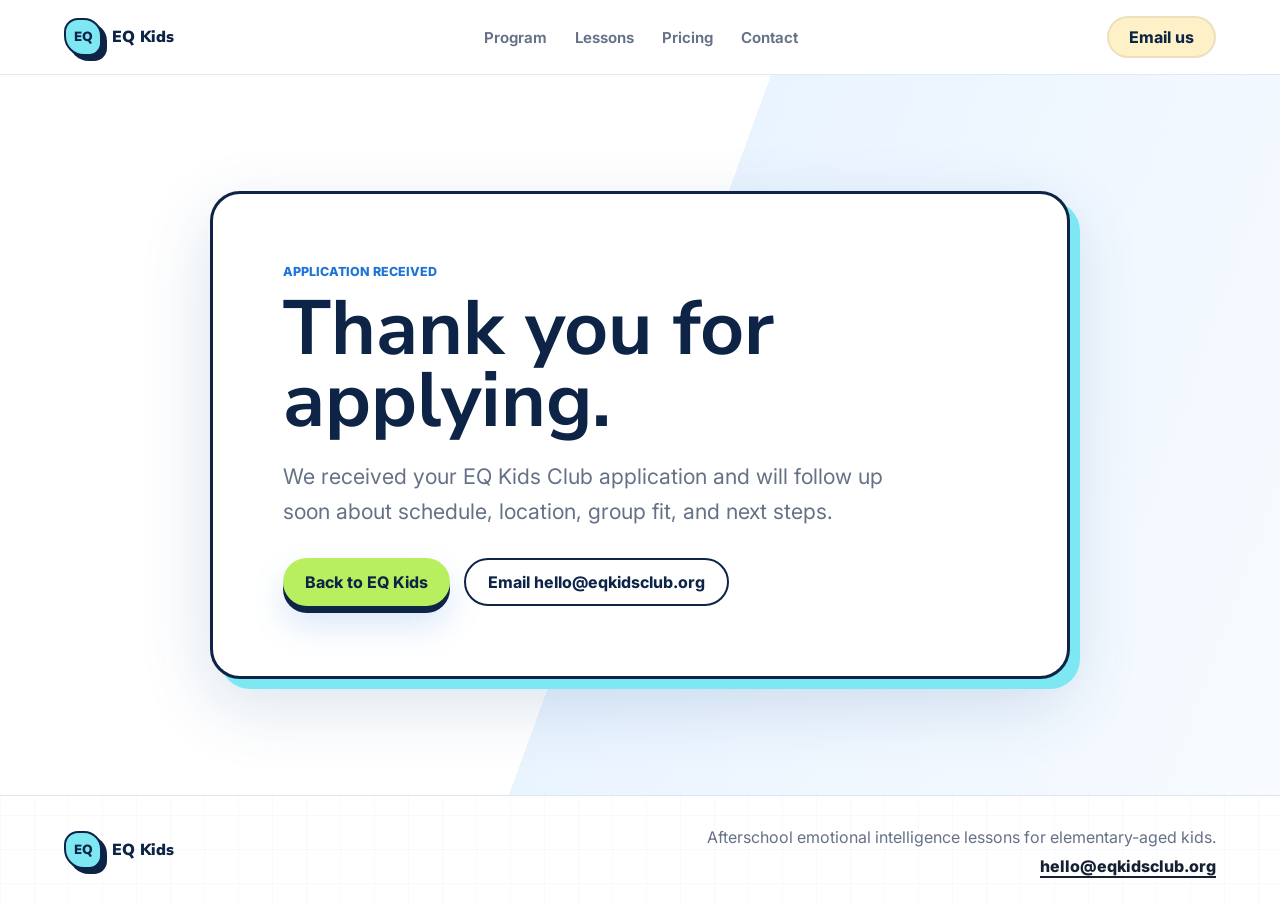
<file: thank-you.html>
<!doctype html>
<html lang="en">
  <head>
    <meta charset="UTF-8" />
    <meta name="viewport" content="width=device-width, initial-scale=1.0" />
    <title>Thank You | EQ Kids</title>
    <meta
      name="description"
      content="Thanks for applying to EQ Kids Club. We will follow up soon about group fit, schedule, and next steps."
    />
    <link rel="canonical" href="https://eqkidsclub.org/thank-you.html" />
    <meta name="robots" content="noindex" />
    <meta name="theme-color" content="#7ee8f2" />
    <link rel="icon" href="/favicon.svg" type="image/svg+xml" />
    <link rel="preconnect" href="https://fonts.googleapis.com" />
    <link rel="preconnect" href="https://fonts.gstatic.com" crossorigin />
    <link
      href="https://fonts.googleapis.com/css2?family=Inter:wght@400;500;600;700;800&family=Nunito+Sans:wght@700;800;900&display=swap"
      rel="stylesheet"
    />
    <link rel="stylesheet" href="styles.css" />
    <!-- Meta Pixel Code -->
    <script>
      !function(f,b,e,v,n,t,s)
      {if(f.fbq)return;n=f.fbq=function(){n.callMethod?
      n.callMethod.apply(n,arguments):n.queue.push(arguments)};
      if(!f._fbq)f._fbq=n;n.push=n;n.loaded=!0;n.version='2.0';
      n.queue=[];t=b.createElement(e);t.async=!0;
      t.src=v;s=b.getElementsByTagName(e)[0];
      s.parentNode.insertBefore(t,s)}(window, document,'script',
      'https://connect.facebook.net/en_US/fbevents.js');
      fbq('init', '950769721274678');
      fbq('track', 'PageView');
      fbq('track', 'Lead');
    </script>
    <!-- End Meta Pixel Code -->
  </head>
  <body class="thank-you-page">
    <noscript>
      <img
        height="1"
        width="1"
        style="display:none"
        src="https://www.facebook.com/tr?id=950769721274678&ev=PageView&noscript=1"
        alt=""
      />
    </noscript>
    <header class="site-header">
      <a class="brand" href="index.html#top" aria-label="EQ Kids home">
        <span class="brand-mark">EQ</span>
        <span>EQ Kids</span>
      </a>
      <nav class="nav-links" aria-label="Primary navigation">
        <a href="index.html#program">Program</a>
        <a href="index.html#lessons">Lessons</a>
        <a href="index.html#pricing">Pricing</a>
        <a href="index.html#contact">Contact</a>
      </nav>
      <a class="nav-cta" href="mailto:hello@eqkidsclub.org">Email us</a>
    </header>

    <main class="thank-you-main">
      <section class="thank-you-panel" aria-labelledby="thank-you-title">
        <p class="eyebrow">Application received</p>
        <h1 id="thank-you-title">Thank you for applying.</h1>
        <p class="hero-lede">
          We received your EQ Kids Club application and will follow up soon about
          schedule, location, group fit, and next steps.
        </p>
        <div class="thank-you-actions">
          <a class="button primary" href="index.html#top">Back to EQ Kids</a>
          <a class="button secondary" href="mailto:hello@eqkidsclub.org">Email hello@eqkidsclub.org</a>
        </div>
      </section>
    </main>

    <footer class="site-footer">
      <a class="brand" href="index.html#top" aria-label="EQ Kids home">
        <span class="brand-mark">EQ</span>
        <span>EQ Kids</span>
      </a>
      <div class="footer-links">
        <p>Afterschool emotional intelligence lessons for elementary-aged kids.</p>
        <a href="mailto:hello@eqkidsclub.org">hello@eqkidsclub.org</a>
      </div>
    </footer>
  </body>
</html>
</file>
<file: styles.css>
:root {
  --blue-950: #0d2447;
  --blue-800: #154a8b;
  --blue-650: #1d74d8;
  --blue-500: #2f8cff;
  --aqua-300: #7ee8f2;
  --lime-300: #b8ef5f;
  --coral-300: #ff8c7a;
  --violet-300: #b9a7ff;
  --sky-100: #e8f3ff;
  --mint-100: #dcf8ee;
  --gold-100: #fff1c7;
  --rose-100: #ffe4ec;
  --ink: #162033;
  --muted: #657186;
  --line: #dce6f2;
  --paper: #ffffff;
  --wash: #f6f9fd;
  --shadow: 0 24px 70px rgba(21, 74, 139, 0.16);
}

* {
  box-sizing: border-box;
}

html {
  scroll-behavior: smooth;
}

body {
  margin: 0;
  font-family: "Inter", system-ui, -apple-system, BlinkMacSystemFont, "Segoe UI", sans-serif;
  color: var(--ink);
  background:
    linear-gradient(90deg, rgba(47, 140, 255, 0.04) 1px, transparent 1px),
    linear-gradient(0deg, rgba(47, 140, 255, 0.04) 1px, transparent 1px),
    var(--paper);
  background-size: 34px 34px;
}

a {
  color: inherit;
  text-decoration: none;
}

img {
  display: block;
  max-width: 100%;
}

.site-header {
  position: sticky;
  top: 0;
  z-index: 20;
  display: flex;
  align-items: center;
  justify-content: space-between;
  gap: 24px;
  padding: 16px clamp(20px, 5vw, 72px);
  background: rgba(255, 255, 255, 0.88);
  border-bottom: 1px solid rgba(220, 230, 242, 0.85);
  backdrop-filter: blur(18px);
}

.brand {
  display: inline-flex;
  align-items: center;
  gap: 10px;
  font-family: "Nunito Sans", "Inter", sans-serif;
  font-weight: 900;
  color: var(--blue-950);
}

.brand-mark {
  display: grid;
  place-items: center;
  width: 38px;
  height: 38px;
  border: 2px solid var(--blue-950);
  border-radius: 14px 18px 13px 20px;
  color: var(--blue-950);
  background: var(--aqua-300);
  box-shadow: 5px 5px 0 var(--blue-950);
  font-size: 0.83rem;
}

.nav-links {
  display: flex;
  align-items: center;
  gap: 28px;
  color: var(--muted);
  font-size: 0.94rem;
  font-weight: 650;
}

.nav-links a:hover {
  color: var(--blue-650);
}

.nav-cta,
.button {
  display: inline-flex;
  align-items: center;
  justify-content: center;
  min-height: 48px;
  border: 0;
  border-radius: 999px;
  padding: 0 22px;
  font: inherit;
  font-weight: 750;
  cursor: pointer;
}

.nav-cta {
  min-height: 42px;
  color: var(--blue-950);
  background: var(--gold-100);
  box-shadow: inset 0 0 0 2px rgba(13, 36, 71, 0.08);
}

.button.primary {
  color: var(--blue-950);
  background: var(--lime-300);
  box-shadow: 0 7px 0 var(--blue-950), 0 18px 34px rgba(29, 116, 216, 0.18);
}

.button:disabled {
  cursor: progress;
  opacity: 0.72;
}

.button.secondary {
  color: var(--blue-950);
  background: white;
  border: 2px solid var(--blue-950);
}

.button.wide {
  width: 100%;
}

.hero {
  display: grid;
  grid-template-columns: minmax(0, 0.9fr) minmax(420px, 1.1fr);
  gap: clamp(32px, 5vw, 72px);
  align-items: center;
  min-height: calc(100vh - 72px);
  padding: clamp(48px, 8vw, 98px) clamp(20px, 5vw, 72px) 56px;
  background:
    linear-gradient(110deg, #ffffff 0%, #ffffff 44%, rgba(232, 243, 255, 0.92) 44%, #f7fbff 100%);
  overflow: hidden;
}

.eyebrow {
  margin: 0 0 14px;
  color: var(--blue-650);
  font-size: 0.78rem;
  font-weight: 800;
  letter-spacing: 0;
  text-transform: uppercase;
}

h1,
h2,
h3,
p {
  margin-top: 0;
}

h1 {
  max-width: 720px;
  margin-bottom: 22px;
  color: var(--blue-950);
  font-family: "Nunito Sans", "Inter", sans-serif;
  font-size: clamp(3.3rem, 7vw, 6.6rem);
  line-height: 0.94;
  letter-spacing: 0;
}

h2 {
  margin-bottom: 18px;
  color: var(--blue-950);
  font-family: "Nunito Sans", "Inter", sans-serif;
  font-size: clamp(2rem, 4.2vw, 4rem);
  line-height: 1.02;
  letter-spacing: 0;
}

h3 {
  margin-bottom: 10px;
  color: var(--blue-950);
  font-size: 1.25rem;
  line-height: 1.2;
}

.hero-lede {
  max-width: 620px;
  color: var(--muted);
  font-size: clamp(1.08rem, 1.7vw, 1.34rem);
  line-height: 1.62;
}

.hero-actions {
  display: flex;
  flex-wrap: wrap;
  gap: 14px;
  margin-top: 30px;
}

.flow-badges {
  display: flex;
  flex-wrap: wrap;
  gap: 10px;
  margin-top: 22px;
}

.flow-badges span {
  display: inline-flex;
  align-items: center;
  min-height: 38px;
  padding: 0 14px;
  border: 2px solid var(--blue-950);
  border-radius: 12px 18px 12px 20px;
  color: var(--blue-950);
  background: white;
  font-family: "Nunito Sans", "Inter", sans-serif;
  font-weight: 900;
  transform: rotate(-1.8deg);
}

.flow-badges span:nth-child(2) {
  background: var(--aqua-300);
  transform: rotate(1.2deg);
}

.flow-badges span:nth-child(3) {
  background: var(--rose-100);
  transform: rotate(-0.7deg);
}

.flow-badges span:nth-child(4) {
  background: var(--gold-100);
  transform: rotate(1.8deg);
}

.quick-stats {
  display: flex;
  flex-wrap: wrap;
  gap: 12px;
  margin-top: 34px;
}

.quick-stats span {
  display: inline-flex;
  align-items: center;
  gap: 8px;
  min-height: 44px;
  padding: 0 14px;
  border: 1px solid var(--line);
  border-radius: 999px;
  color: var(--muted);
  background: rgba(255, 255, 255, 0.72);
}

.quick-stats strong {
  color: var(--blue-800);
}

.hero-visual {
  position: relative;
  min-height: 580px;
}

.hero-visual img {
  position: relative;
  z-index: 2;
  width: 100%;
  height: min(66vh, 660px);
  min-height: 520px;
  object-fit: cover;
  border: 4px solid var(--blue-950);
  border-radius: 42px 26px 46px 28px;
  box-shadow: 14px 14px 0 var(--aqua-300), var(--shadow);
}

.shape {
  position: absolute;
  z-index: 1;
  display: block;
  border: 4px solid var(--blue-950);
}

.shape-square {
  right: -26px;
  bottom: 88px;
  width: 92px;
  height: 92px;
  border-radius: 22px;
  background: var(--lime-300);
  transform: rotate(12deg);
}

.shape-pill {
  left: -34px;
  top: 42px;
  width: 120px;
  height: 58px;
  border-radius: 999px;
  background: var(--coral-300);
  transform: rotate(-16deg);
}

.shape-loop {
  right: 22%;
  top: -26px;
  width: 78px;
  height: 78px;
  border-radius: 50%;
  background: white;
  box-shadow: inset 0 0 0 18px var(--violet-300);
}

.floating-card {
  position: absolute;
  z-index: 3;
  display: grid;
  gap: 4px;
  width: min(260px, 56%);
  padding: 18px;
  border: 2px solid var(--blue-950);
  border-radius: 20px 26px 18px 24px;
  background: rgba(255, 255, 255, 0.92);
  box-shadow: 7px 7px 0 var(--blue-950), 0 18px 50px rgba(13, 36, 71, 0.16);
  backdrop-filter: blur(14px);
}

.floating-card strong {
  color: var(--blue-950);
  font-size: 1.1rem;
}

.floating-card small,
.card-label {
  color: var(--muted);
  line-height: 1.45;
}

.card-label {
  color: var(--blue-650);
  font-size: 0.75rem;
  font-weight: 800;
  text-transform: uppercase;
}

.session-card {
  left: -24px;
  bottom: 58px;
}

.price-card {
  right: 26px;
  top: 36px;
  width: 190px;
  background: var(--gold-100);
}

.price-card strong {
  font-size: 1.8rem;
}

.trust-band {
  display: flex;
  justify-content: center;
  gap: 14px;
  flex-wrap: wrap;
  padding: 22px clamp(20px, 5vw, 72px);
  border-block: 1px solid var(--line);
  background: var(--blue-800);
  color: white;
}

.trust-band span {
  border: 1px solid rgba(255, 255, 255, 0.22);
  padding: 10px 14px;
  border-radius: 12px 18px 12px 18px;
  background: rgba(255, 255, 255, 0.1);
  font-size: 0.92rem;
  font-weight: 700;
}

.section,
.feature-grid,
.pricing-section,
.contact-section,
.site-footer {
  padding-inline: clamp(20px, 5vw, 72px);
}

.split-section {
  display: grid;
  grid-template-columns: minmax(0, 0.9fr) minmax(0, 1fr);
  gap: clamp(28px, 6vw, 88px);
  padding-top: clamp(70px, 10vw, 128px);
  padding-bottom: 34px;
}

.section-copy {
  color: var(--muted);
  font-size: 1.08rem;
  line-height: 1.75;
}

.feature-grid {
  display: grid;
  grid-template-columns: repeat(3, minmax(0, 1fr));
  gap: 18px;
  padding-top: 18px;
  padding-bottom: clamp(70px, 10vw, 124px);
}

.feature-card,
.lesson-list article,
.pricing-card,
.contact-form {
  border: 2px solid var(--blue-950);
  border-radius: 22px 30px 22px 26px;
  background: white;
  box-shadow: 8px 8px 0 rgba(13, 36, 71, 0.1);
}

.feature-card {
  padding: 28px;
}

.feature-card:nth-child(2) {
  background: var(--aqua-300);
}

.feature-card:nth-child(3) {
  background: var(--gold-100);
}

.feature-icon {
  display: inline-grid;
  place-items: center;
  width: 46px;
  height: 46px;
  margin-bottom: 26px;
  border: 2px solid var(--blue-950);
  border-radius: 14px 18px 14px 20px;
  color: var(--blue-950);
  background: var(--lime-300);
  font-weight: 800;
}

.flow-section {
  padding: 0 clamp(20px, 5vw, 72px) clamp(70px, 10vw, 124px);
}

.flow-panel {
  position: relative;
  overflow: hidden;
  padding: clamp(34px, 6vw, 70px);
  border: 3px solid var(--blue-950);
  border-radius: 32px;
  background:
    linear-gradient(135deg, rgba(126, 232, 242, 0.9), rgba(255, 241, 199, 0.95)),
    white;
  box-shadow: 10px 10px 0 var(--blue-950);
}

.flow-panel::after {
  content: "";
  position: absolute;
  right: -50px;
  bottom: -70px;
  width: 260px;
  height: 180px;
  border: 4px solid var(--blue-950);
  border-radius: 50% 46% 42% 58%;
  background: var(--coral-300);
  transform: rotate(-14deg);
}

.flow-panel h2 {
  max-width: 760px;
}

.flow-steps {
  position: relative;
  z-index: 1;
  display: grid;
  grid-template-columns: repeat(4, minmax(0, 1fr));
  gap: 12px;
  margin-top: 30px;
}

.flow-steps span {
  display: grid;
  place-items: center;
  min-height: 86px;
  border: 3px solid var(--blue-950);
  border-radius: 20px;
  background: white;
  color: var(--blue-950);
  font-family: "Nunito Sans", "Inter", sans-serif;
  font-size: clamp(1.15rem, 2vw, 1.55rem);
  font-weight: 900;
}

.feature-card p,
.lesson-list p,
.pricing-copy p,
.contact-copy p,
.faq-list p,
.site-footer p {
  color: var(--muted);
  line-height: 1.65;
}

.lessons-section,
.faq-section {
  padding-block: clamp(70px, 10vw, 126px);
  background:
    linear-gradient(180deg, var(--wash), #ffffff);
}

.section-heading {
  max-width: 760px;
  margin-bottom: 32px;
}

.lesson-list {
  display: grid;
  grid-template-columns: repeat(4, minmax(0, 1fr));
  gap: 16px;
}

.lesson-list article {
  padding: 24px;
}

.lesson-list article:nth-child(1) {
  background: var(--rose-100);
}

.lesson-list article:nth-child(2) {
  background: var(--sky-100);
}

.lesson-list article:nth-child(3) {
  background: var(--mint-100);
}

.lesson-list article:nth-child(4) {
  background: var(--gold-100);
}

.lesson-list span {
  display: inline-flex;
  margin-bottom: 34px;
  color: var(--blue-650);
  font-size: 0.78rem;
  font-weight: 800;
  text-transform: uppercase;
}

.pricing-section {
  display: grid;
  grid-template-columns: minmax(0, 1fr) minmax(340px, 430px);
  gap: clamp(30px, 7vw, 96px);
  align-items: center;
  padding-top: clamp(74px, 11vw, 140px);
  padding-bottom: clamp(74px, 11vw, 140px);
  background:
    linear-gradient(135deg, rgba(232, 243, 255, 0.95), rgba(255, 255, 255, 0.8));
}

.pricing-copy {
  max-width: 720px;
}

.pricing-card {
  padding: 30px;
}

.price-kicker {
  color: var(--blue-650);
  font-size: 0.8rem;
  font-weight: 800;
  text-transform: uppercase;
}

.price {
  margin: 14px 0 18px;
  color: var(--blue-950);
  font-size: 4.2rem;
  font-weight: 850;
  letter-spacing: 0;
  line-height: 1;
}

.price span {
  color: var(--muted);
  font-size: 1.05rem;
  font-weight: 700;
}

ul {
  display: grid;
  gap: 12px;
  margin: 0 0 26px;
  padding: 0;
  list-style: none;
}

li {
  position: relative;
  padding-left: 28px;
  color: var(--muted);
}

li::before {
  content: "";
  position: absolute;
  left: 0;
  top: 0.28em;
  width: 16px;
  height: 16px;
  border-radius: 50%;
  background: var(--mint-100);
  box-shadow: inset 0 0 0 5px #31b986;
}

.faq-list {
  display: grid;
  gap: 12px;
}

details {
  border: 2px solid var(--blue-950);
  border-radius: 18px;
  background: white;
  overflow: hidden;
}

summary {
  cursor: pointer;
  padding: 20px 22px;
  color: var(--blue-950);
  font-weight: 800;
}

details p {
  margin: 0;
  padding: 0 22px 22px;
}

.contact-section {
  display: grid;
  grid-template-columns: minmax(0, 0.85fr) minmax(340px, 1fr);
  gap: clamp(30px, 7vw, 88px);
  align-items: start;
  padding-top: clamp(74px, 11vw, 132px);
  padding-bottom: clamp(74px, 11vw, 132px);
  background: var(--blue-950);
  color: white;
}

.contact-section h2,
.contact-section .eyebrow {
  color: white;
}

.contact-copy p {
  color: rgba(255, 255, 255, 0.76);
}

.contact-email a,
.footer-links a {
  color: inherit;
  font-weight: 800;
  text-decoration: underline;
  text-decoration-thickness: 2px;
  text-underline-offset: 4px;
}

.contact-form {
  display: grid;
  gap: 16px;
  padding: 26px;
  color: var(--ink);
}

.form-status {
  display: none;
  margin: 0;
  padding: 13px 14px;
  border: 2px solid var(--blue-950);
  border-radius: 14px;
  color: var(--blue-950);
  font-weight: 750;
  line-height: 1.45;
}

.form-status:not(:empty) {
  display: block;
}

.form-status[data-type="success"] {
  background: var(--mint-100);
}

.form-status[data-type="error"] {
  background: var(--rose-100);
}

.hidden-field {
  position: absolute;
  left: -9999px;
  width: 1px;
  height: 1px;
  overflow: hidden;
}

label {
  display: grid;
  gap: 8px;
  color: var(--blue-950);
  font-size: 0.9rem;
  font-weight: 750;
}

input,
select,
textarea {
  width: 100%;
  border: 1px solid var(--line);
  border-radius: 14px;
  padding: 14px 15px;
  color: var(--ink);
  background: #fbfdff;
  font: inherit;
}

textarea {
  resize: vertical;
}

input:focus,
select:focus,
textarea:focus {
  border-color: var(--blue-500);
  outline: 3px solid rgba(47, 140, 255, 0.16);
}

.site-footer {
  display: flex;
  align-items: center;
  justify-content: space-between;
  gap: 22px;
  padding-top: 28px;
  padding-bottom: 28px;
  border-top: 1px solid var(--line);
}

.site-footer p {
  margin: 0;
}

.footer-links {
  display: grid;
  gap: 6px;
  justify-items: end;
}

.thank-you-page {
  min-height: 100vh;
}

.thank-you-main {
  display: grid;
  min-height: calc(100vh - 180px);
  place-items: center;
  padding: clamp(54px, 9vw, 118px) clamp(20px, 5vw, 72px);
  background:
    linear-gradient(110deg, #ffffff 0%, #ffffff 50%, rgba(232, 243, 255, 0.92) 50%, #f7fbff 100%);
}

.thank-you-panel {
  width: min(860px, 100%);
  padding: clamp(34px, 6vw, 70px);
  border: 3px solid var(--blue-950);
  border-radius: 30px;
  background: white;
  box-shadow: 10px 10px 0 var(--aqua-300), var(--shadow);
}

.thank-you-panel h1 {
  font-size: clamp(3rem, 6vw, 5.7rem);
}

.thank-you-actions {
  display: flex;
  flex-wrap: wrap;
  gap: 14px;
  margin-top: 30px;
}

@media (max-width: 980px) {
  .site-header {
    align-items: flex-start;
  }

  .nav-links {
    display: none;
  }

  .hero,
  .split-section,
  .pricing-section,
  .contact-section {
    grid-template-columns: 1fr;
  }

  .hero {
    min-height: auto;
    background: linear-gradient(180deg, #ffffff, #f7fbff);
  }

  .hero-visual {
    min-height: auto;
  }

  .hero-visual img {
    height: auto;
    min-height: 0;
    aspect-ratio: 1.16;
  }

  .session-card {
    left: 18px;
    bottom: 18px;
  }

  .feature-grid,
  .lesson-list {
    grid-template-columns: repeat(2, minmax(0, 1fr));
  }

  .flow-steps {
    grid-template-columns: repeat(2, minmax(0, 1fr));
  }
}

@media (max-width: 640px) {
  .site-header {
    padding-block: 12px;
  }

  .nav-cta {
    display: none;
  }

  h1 {
    font-size: 3.05rem;
  }

  .hero {
    padding-top: 38px;
  }

  .hero-actions,
  .hero-actions .button {
    width: 100%;
  }

  .quick-stats {
    display: grid;
    grid-template-columns: 1fr;
  }

  .quick-stats span {
    justify-content: center;
  }

  .floating-card {
    position: static;
    width: 100%;
    margin-top: 12px;
  }

  .shape {
    display: none;
  }

  .hero-visual img {
    border-radius: 26px;
    box-shadow: 8px 8px 0 var(--aqua-300), var(--shadow);
  }

  .feature-grid,
  .lesson-list,
  .flow-steps {
    grid-template-columns: 1fr;
  }

  .flow-panel {
    border-radius: 24px;
    box-shadow: 6px 6px 0 var(--blue-950);
  }

  .flow-panel::after {
    width: 160px;
    height: 110px;
  }

  .price {
    font-size: 3.35rem;
  }

  .site-footer {
    align-items: flex-start;
    flex-direction: column;
  }

  .footer-links {
    justify-items: start;
  }

  .thank-you-actions,
  .thank-you-actions .button {
    width: 100%;
  }
}
</file>
